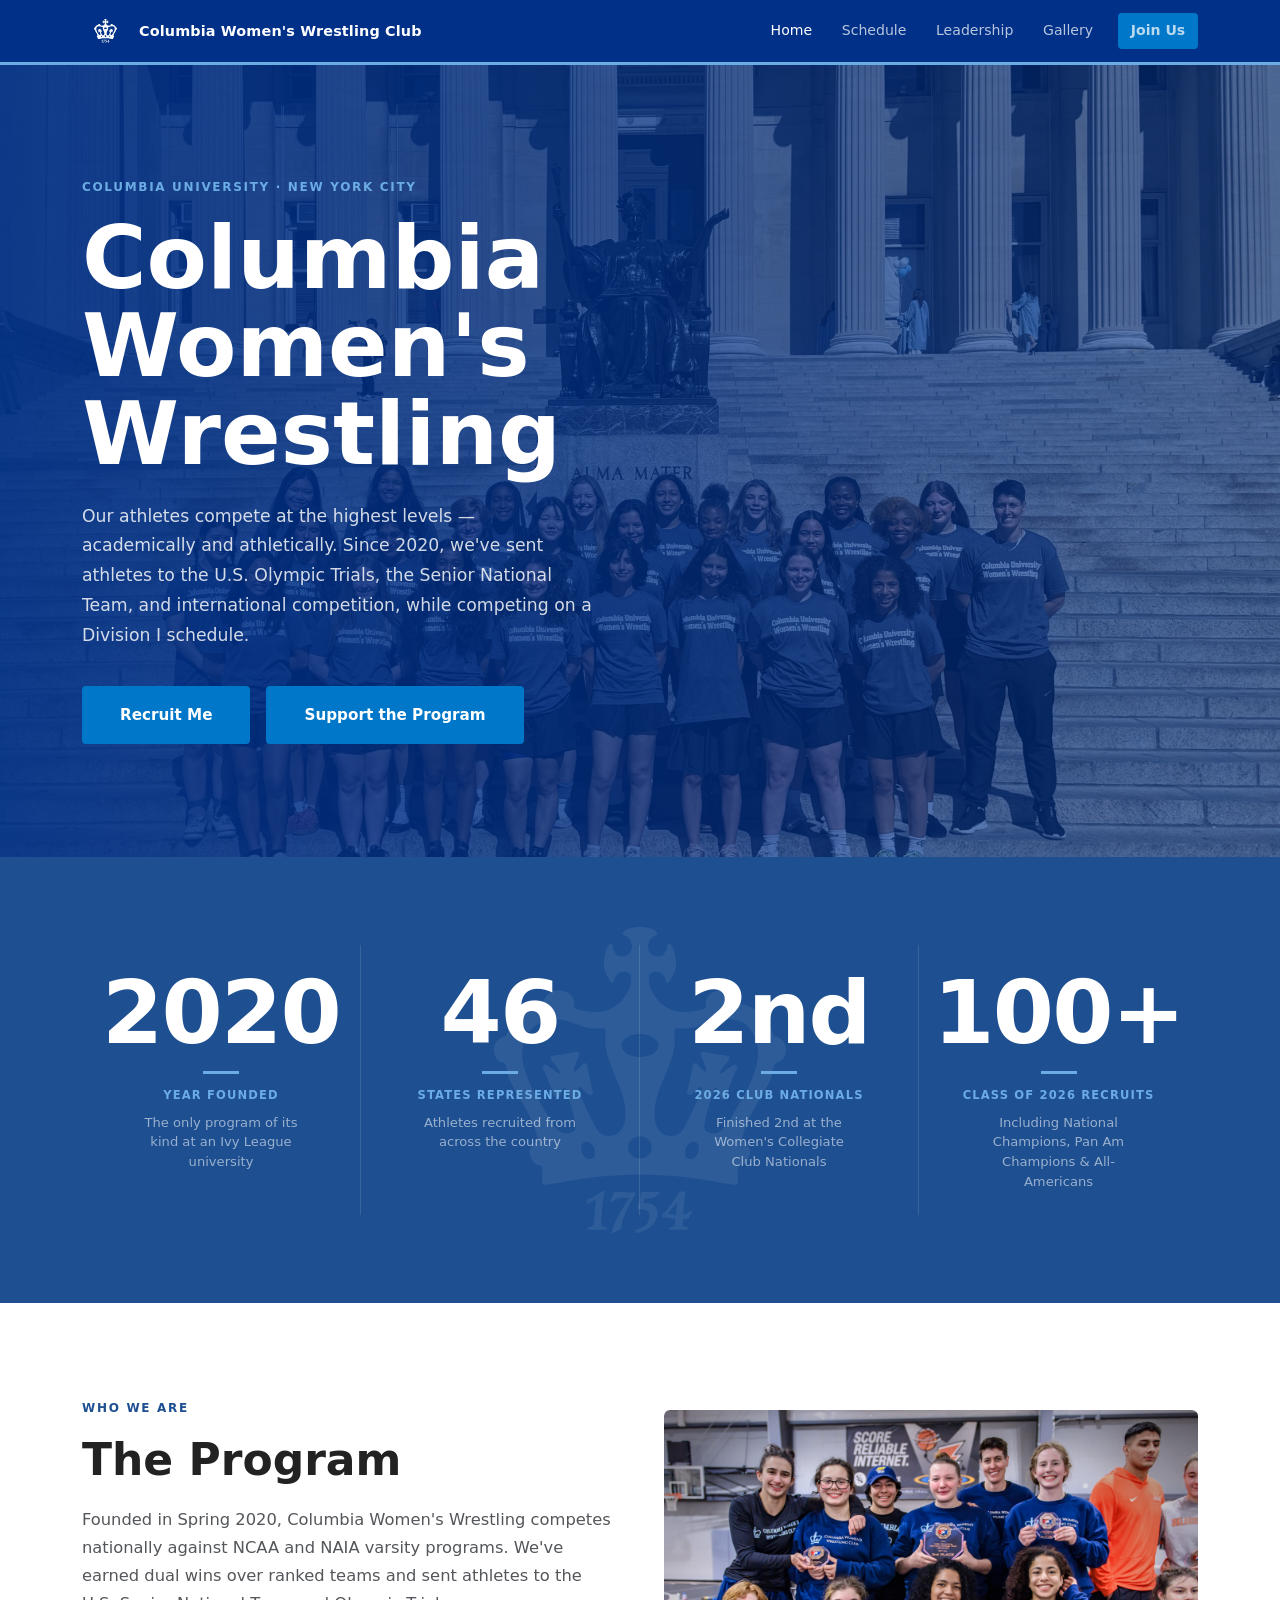
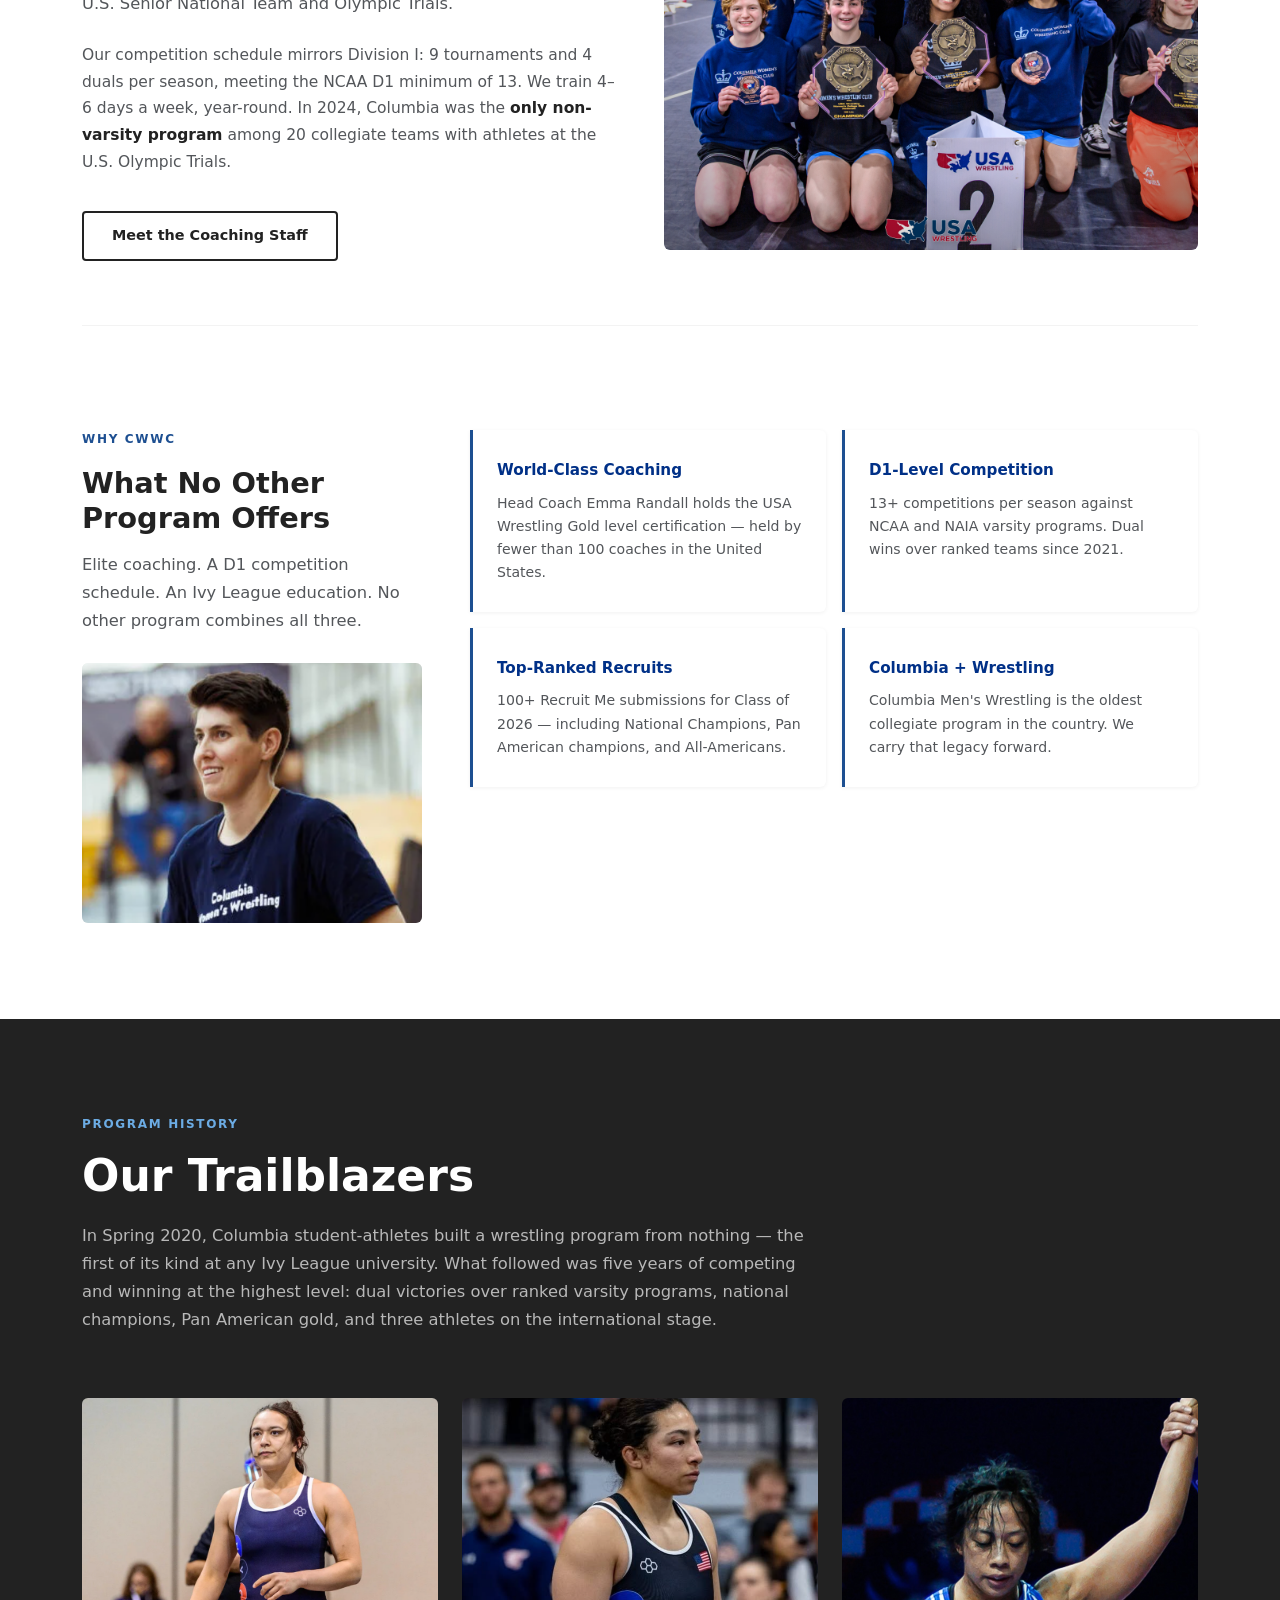
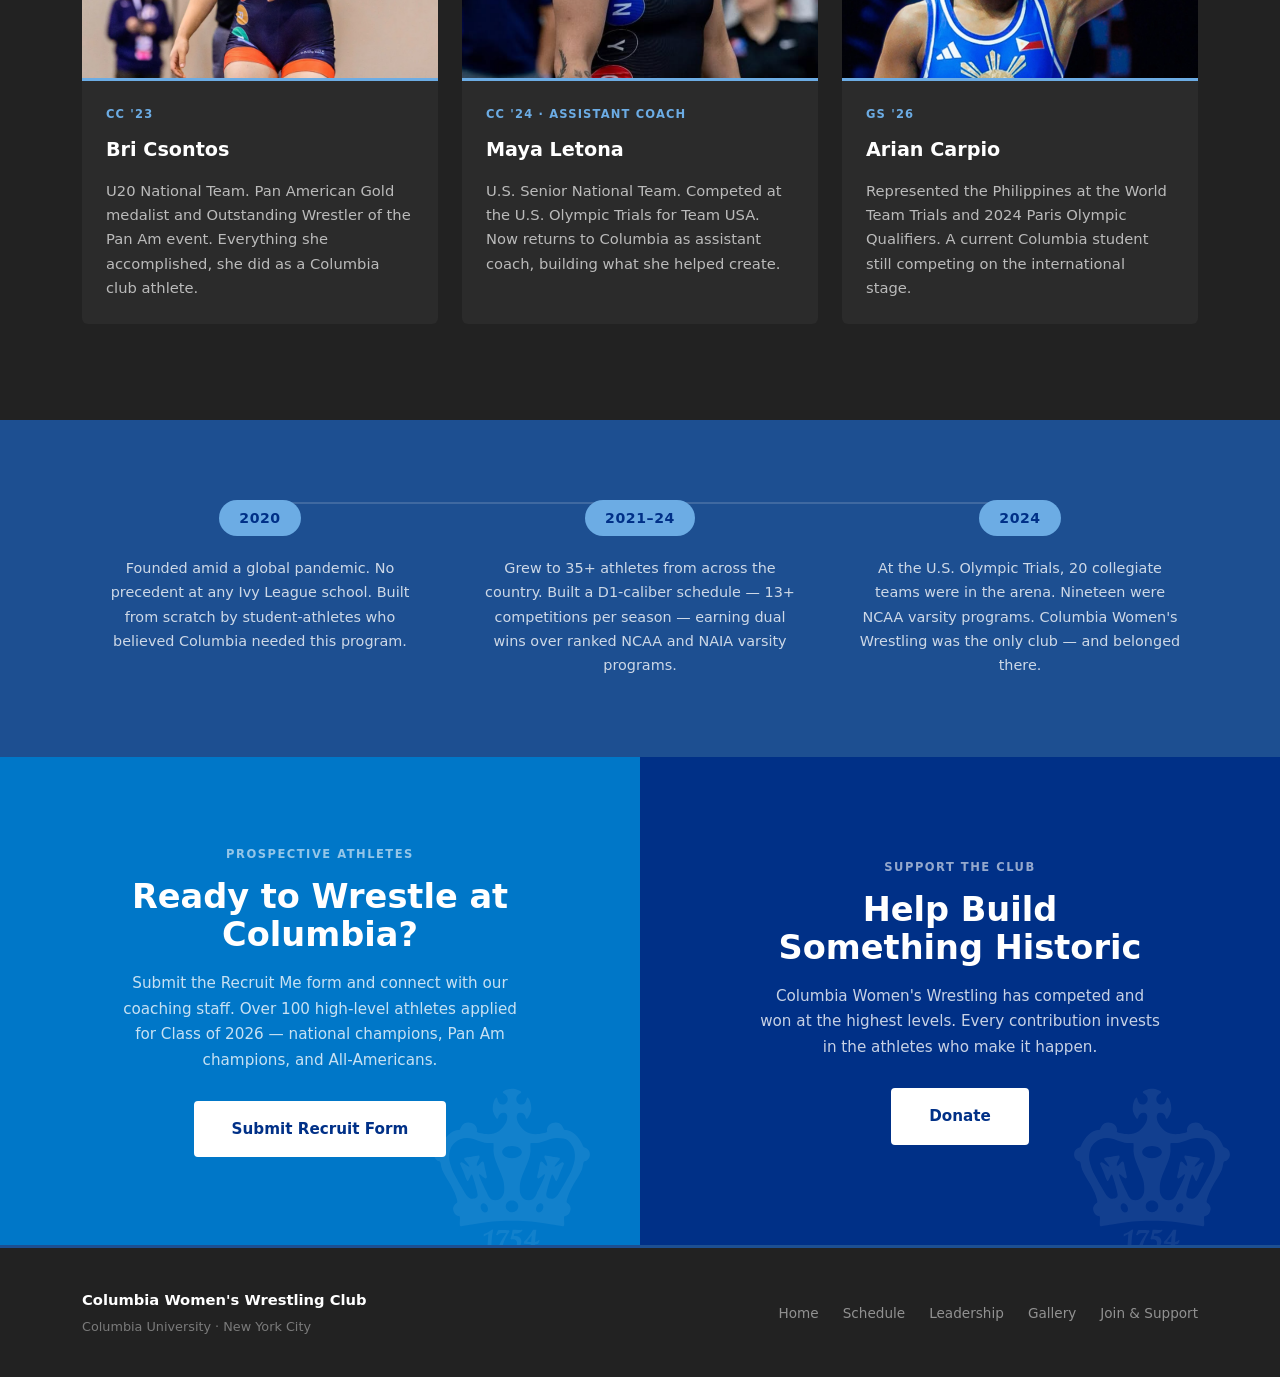
<file: index.html>
<!DOCTYPE html>
<html lang="en">
<head>
  <meta charset="UTF-8">
  <meta name="viewport" content="width=device-width, initial-scale=1.0">
  <title>Columbia Women's Wrestling Club</title>
  <meta name="description" content="Columbia Women's Wrestling Club competes nationally with a D1 schedule — producing All-Americans, National Team members, and Olympic Trials athletes since 2020.">
  <link href="https://cdn.jsdelivr.net/npm/bootstrap@5.3.3/dist/css/bootstrap.min.css" rel="stylesheet">
  <link rel="stylesheet" href="css/style.css">
</head>
<body>

  <!-- ─── NAV ─────────────────────────────────────────── -->
  <nav class="navbar navbar-expand-lg site-nav">
    <div class="container">
      <a class="navbar-brand" href="index.html">
        <img src="img/crown.svg" class="nav-crown" alt="Columbia crown">
        Columbia Women's Wrestling Club
      </a>
      <button class="navbar-toggler border-0" type="button"
              data-bs-toggle="collapse" data-bs-target="#siteNav"
              aria-controls="siteNav" aria-expanded="false" aria-label="Toggle navigation">
        <span class="navbar-toggler-icon"></span>
      </button>
      <div class="collapse navbar-collapse" id="siteNav">
        <ul class="navbar-nav ms-auto align-items-lg-center gap-lg-1">
          <li class="nav-item"><a class="nav-link active" href="index.html">Home</a></li>
          <li class="nav-item"><a class="nav-link" href="schedule.html">Schedule</a></li>
          <li class="nav-item"><a class="nav-link" href="leadership.html">Leadership</a></li>
          <li class="nav-item"><a class="nav-link" href="gallery.html">Gallery</a></li>
          <li class="nav-item ms-lg-2">
            <a class="nav-link nav-cta" href="join.html">Join Us</a>
          </li>
        </ul>
      </div>
    </div>
  </nav>

  <!-- ─── HERO ─────────────────────────────────────────── -->
  <section class="hero">
    <div class="container">
      <div class="row">
        <div class="col-lg-7 col-xl-6">
          <span class="eyebrow">Columbia University · New York City</span>
          <h1 class="hero-title">Columbia<br>Women's Wrestling</h1>
          <p class="hero-sub">
            Our athletes compete at the highest levels — academically and athletically.
            Since 2020, we've sent athletes to the U.S. Olympic Trials, the Senior National Team,
            and international competition, while competing on a Division I schedule.
          </p>
          <div class="d-flex flex-wrap gap-3">
            <a href="join.html" class="btn-hero-primary">Recruit Me</a>
            <a href="join.html#donate" class="btn-hero-ghost">Support the Program</a>
          </div>
        </div>
      </div>
    </div>
  </section>

  <!-- ─── STATS ─────────────────────────────────────────── -->
  <section class="stats-section">
    <img src="img/crown.svg" class="stats-crown" alt="">
    <div class="container">
      <div class="row g-0 text-center stats-row">

        <div class="col-6 col-lg-3 stat-block">
          <span class="stat-number">2020</span>
          <span class="stat-rule"></span>
          <span class="stat-label">Year Founded</span>
          <span class="stat-detail">The only program of its kind at an Ivy League university</span>
        </div>

        <div class="col-6 col-lg-3 stat-block">
          <span class="stat-number">46</span>
          <span class="stat-rule"></span>
          <span class="stat-label">States Represented</span>
          <span class="stat-detail">Athletes recruited from across the country</span>
        </div>

        <div class="col-6 col-lg-3 stat-block">
          <span class="stat-number">2nd</span>
          <span class="stat-rule"></span>
          <span class="stat-label">2026 Club Nationals</span>
          <span class="stat-detail">Finished 2nd at the Women's Collegiate Club Nationals</span>
        </div>

        <div class="col-6 col-lg-3 stat-block">
          <span class="stat-number">100+</span>
          <span class="stat-rule"></span>
          <span class="stat-label">Class of 2026 Recruits</span>
          <span class="stat-detail">Including National Champions, Pan Am Champions &amp; All-Americans</span>
        </div>

      </div>
    </div>
  </section>

  <!-- ─── WHO WE ARE + WHY CWWC (COMBINED) ────────────── -->
  <section class="section section-light">
    <div class="container">

      <!-- Row 1: Mission text + team photo -->
      <div class="row align-items-center g-5" style="margin-bottom:4rem;">
        <div class="col-lg-6 order-lg-1">
          <span class="eyebrow" style="color:var(--blue-primary);">Who We Are</span>
          <h2 class="section-heading">The Program</h2>
          <p class="section-lead mb-4">
            Founded in Spring 2020, Columbia Women's Wrestling competes nationally against NCAA
            and NAIA varsity programs. We've earned dual wins over ranked teams and sent athletes
            to the U.S. Senior National Team and Olympic Trials.
          </p>
          <p style="font-size:0.97rem; color:var(--neutral-mid); line-height:1.72;">
            Our competition schedule mirrors Division I: 9 tournaments and 4 duals per season,
            meeting the NCAA D1 minimum of 13. We train 4–6 days a week, year-round.
            In 2024, Columbia was the <strong style="color:var(--neutral-dark);">only non-varsity
            program</strong> among 20 collegiate teams with athletes at the U.S. Olympic Trials.
          </p>
          <a href="leadership.html" class="btn-outline-dark">Meet the Coaching Staff</a>
        </div>
        <div class="col-lg-6 order-lg-2">
          <div class="photo-block photo-block--vignette" style="min-height:440px;">
            <img src="img/team.jpg" alt="Columbia Women's Wrestling — 2nd Place, 2026 Women's Collegiate Club Nationals"
                 onerror="this.style.display='none';">
            <div class="photo-placeholder-text">Team photo</div>
          </div>
        </div>
      </div>

      <hr class="section-divider">

      <!-- Row 2: Why CWWC — coach photo left, pillars right -->
      <div class="row align-items-start g-5" style="margin-top:3.5rem;">
        <div class="col-lg-4">
          <span class="eyebrow" style="color:var(--blue-primary);">Why CWWC</span>
          <h2 class="section-subheading">What No Other Program Offers</h2>
          <p class="section-lead">
            Elite coaching. A D1 competition schedule.
            An Ivy League education. No other program combines all three.
          </p>
          <div class="coach-photo-block">
            <img src="img/emma-randall.png" alt="Head Coach Emma Randall"
                 onerror="this.style.display='none';">
            <div class="photo-placeholder-text">Coach Emma Randall</div>
          </div>
        </div>
        <div class="col-lg-8">
          <div class="row g-3">
            <div class="col-sm-6">
              <div class="pillar">
                <div class="pillar-title">World-Class Coaching</div>
                <p class="pillar-text">
                  Head Coach Emma Randall holds the USA Wrestling Gold level certification —
                  held by fewer than 100 coaches in the United States.
                </p>
              </div>
            </div>
            <div class="col-sm-6">
              <div class="pillar">
                <div class="pillar-title">D1-Level Competition</div>
                <p class="pillar-text">
                  13+ competitions per season against NCAA and NAIA varsity programs.
                  Dual wins over ranked teams since 2021.
                </p>
              </div>
            </div>
            <div class="col-sm-6">
              <div class="pillar">
                <div class="pillar-title">Top-Ranked Recruits</div>
                <p class="pillar-text">
                  100+ Recruit Me submissions for Class of 2026 — including National Champions,
                  Pan American champions, and All-Americans.
                </p>
              </div>
            </div>
            <div class="col-sm-6">
              <div class="pillar">
                <div class="pillar-title">Columbia + Wrestling</div>
                <p class="pillar-text">
                  Columbia Men's Wrestling is the oldest collegiate program in the country.
                  We carry that legacy forward.
                </p>
              </div>
            </div>
          </div>
        </div>
      </div>

    </div>
  </section>

  <!-- ─── OUR TRAILBLAZERS ────────────────────────────── -->
  <section class="section section-dark">
    <div class="container">

      <div class="row align-items-end mb-5">
        <div class="col-lg-8">
          <span class="eyebrow">Program History</span>
          <h2 class="section-heading on-dark">Our Trailblazers</h2>
          <p class="section-lead on-dark">
            In Spring 2020, Columbia student-athletes built a wrestling program from nothing —
            the first of its kind at any Ivy League university. What followed was five years of
            competing and winning at the highest level: dual victories over ranked varsity programs,
            national champions, Pan American gold, and three athletes on the international stage.
          </p>
        </div>
      </div>

      <div class="row g-4">
        <div class="col-md-4 col-sm-6">
          <div class="athlete-card-with-photo">
            <img src="img/bri-csontos.png" class="athlete-photo" alt="Bri Csontos">
            <div class="athlete-card-body">
              <span class="athlete-class">CC '23</span>
              <div class="athlete-name">Bri Csontos</div>
              <p class="athlete-desc">
                U20 National Team. Pan American Gold medalist and Outstanding Wrestler
                of the Pan Am event. Everything she accomplished, she did as a Columbia club athlete.
              </p>
            </div>
          </div>
        </div>
        <div class="col-md-4 col-sm-6">
          <div class="athlete-card-with-photo">
            <img src="img/maya-letona.png" class="athlete-photo" alt="Maya Letona">
            <div class="athlete-card-body">
              <span class="athlete-class">CC '24 · Assistant Coach</span>
              <div class="athlete-name">Maya Letona</div>
              <p class="athlete-desc">
                U.S. Senior National Team. Competed at the U.S. Olympic Trials for Team USA.
                Now returns to Columbia as assistant coach, building what she helped create.
              </p>
            </div>
          </div>
        </div>
        <div class="col-md-4 col-sm-6">
          <div class="athlete-card-with-photo">
            <img src="img/arian-carpio.png" class="athlete-photo" alt="Arian Carpio">
            <div class="athlete-card-body">
              <span class="athlete-class">GS '26</span>
              <div class="athlete-name">Arian Carpio</div>
              <p class="athlete-desc">
                Represented the Philippines at the World Team Trials and 2024 Paris Olympic
                Qualifiers. A current Columbia student still competing on the international stage.
              </p>
            </div>
          </div>
        </div>
      </div>

    </div>
  </section>

  <!-- ─── HISTORY TIMELINE ─────────────────────────────── -->
  <section class="history-timeline-section">
    <div class="container">
      <div class="row g-4 timeline-row">
        <div class="col-md-4">
          <div class="timeline-milestone">
            <span class="timeline-year">2020</span>
            <p>Founded amid a global pandemic. No precedent at any Ivy League school. Built from scratch by student-athletes who believed Columbia needed this program.</p>
          </div>
        </div>
        <div class="col-md-4">
          <div class="timeline-milestone">
            <span class="timeline-year">2021–24</span>
            <p>Grew to 35+ athletes from across the country. Built a D1-caliber schedule — 13+ competitions per season — earning dual wins over ranked NCAA and NAIA varsity programs.</p>
          </div>
        </div>
        <div class="col-md-4">
          <div class="timeline-milestone">
            <span class="timeline-year">2024</span>
            <p>At the U.S. Olympic Trials, 20 collegiate teams were in the arena. Nineteen were NCAA varsity programs. Columbia Women's Wrestling was the only club — and belonged there.</p>
          </div>
        </div>
      </div>
    </div>
  </section>

  <!-- ─── SPLIT CTA ─────────────────────────────────────── -->
  <div class="row g-0">
    <div class="col-md-6 cta-recruit">
      <img src="img/crown.svg" class="cta-crown" alt="">
      <div class="cta-inner">
        <span class="cta-tag">Prospective Athletes</span>
        <h2 class="cta-title">Ready to Wrestle at Columbia?</h2>
        <p>
          Submit the Recruit Me form and connect with our coaching staff.
          Over 100 high-level athletes applied for Class of 2026 —
          national champions, Pan Am champions, and All-Americans.
        </p>
        <a href="join.html" class="btn-white">Submit Recruit Form</a>
      </div>
    </div>
    <div class="col-md-6 cta-donate">
      <img src="img/crown.svg" class="cta-crown" alt="">
      <div class="cta-inner">
        <span class="cta-tag">Support the Club</span>
        <h2 class="cta-title">Help Build Something Historic</h2>
        <p>
          Columbia Women's Wrestling has competed and won at the highest levels.
          Every contribution invests in the athletes who make it happen.
        </p>
        <a href="join.html#donate" class="btn-white">Donate</a>
      </div>
    </div>
  </div>

  <!-- ─── FOOTER ────────────────────────────────────────── -->
  <footer class="site-footer">
    <div class="container">
      <div class="row align-items-center">
        <div class="col-md-5">
          <span class="footer-brand">Columbia Women's Wrestling Club</span>
          <span class="footer-sub">Columbia University · New York City</span>
        </div>
        <div class="col-md-7">
          <ul class="footer-links">
            <li><a href="index.html">Home</a></li>
            <li><a href="schedule.html">Schedule</a></li>
            <li><a href="leadership.html">Leadership</a></li>
            <li><a href="gallery.html">Gallery</a></li>
            <li><a href="join.html">Join &amp; Support</a></li>
          </ul>
        </div>
      </div>
    </div>
  </footer>

  <script src="https://cdn.jsdelivr.net/npm/bootstrap@5.3.3/dist/js/bootstrap.bundle.min.js"></script>
</body>
</html>
</file>
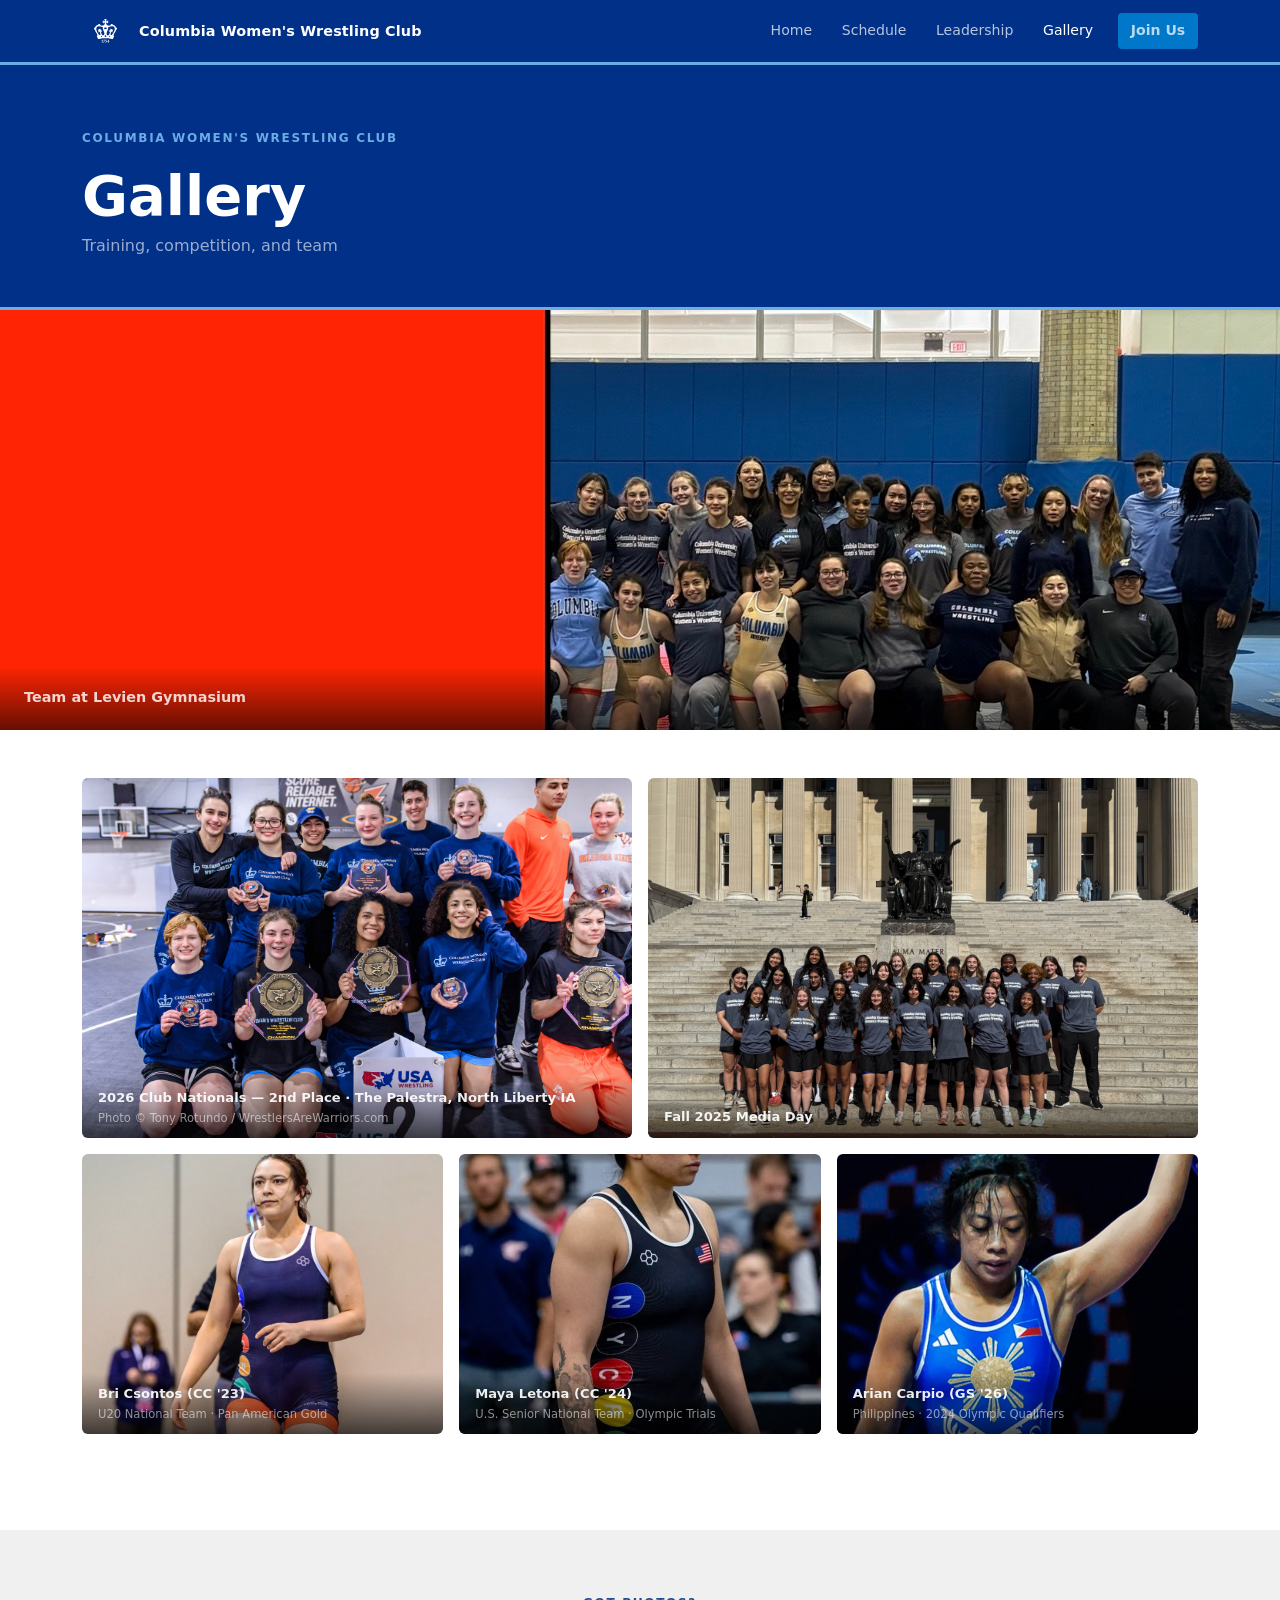
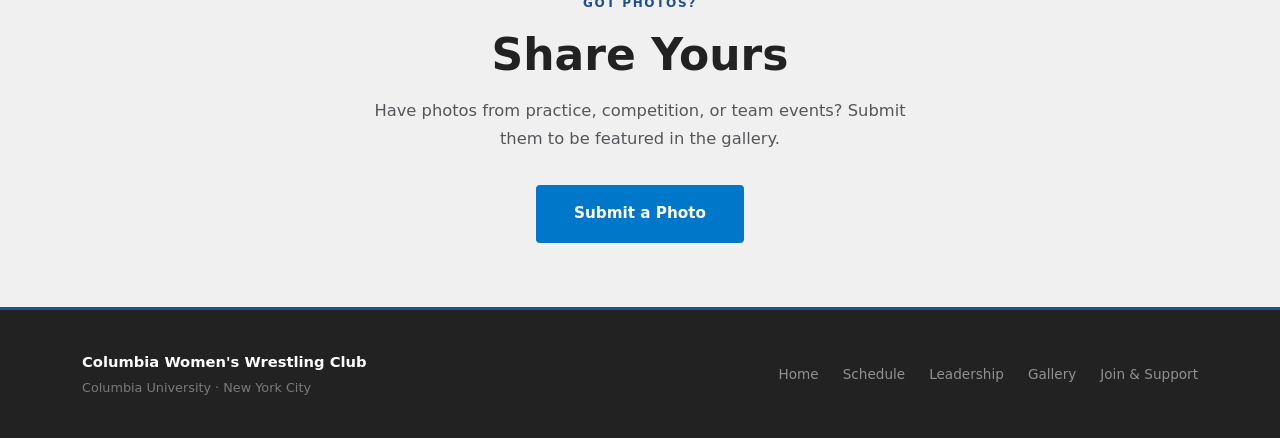
<file: gallery.html>
<!DOCTYPE html>
<html lang="en">
<head>
  <meta charset="UTF-8">
  <meta name="viewport" content="width=device-width, initial-scale=1.0">
  <title>Gallery — Columbia Women's Wrestling Club</title>
  <meta name="description" content="Photos from Columbia Women's Wrestling Club — training, competition, and team.">
  <link href="https://cdn.jsdelivr.net/npm/bootstrap@5.3.3/dist/css/bootstrap.min.css" rel="stylesheet">
  <link rel="stylesheet" href="css/style.css">
</head>
<body>

  <!-- ─── NAV ─────────────────────────────────────────── -->
  <nav class="navbar navbar-expand-lg site-nav">
    <div class="container">
      <a class="navbar-brand" href="index.html">
        <img src="img/crown.svg" class="nav-crown" alt="Columbia crown">
        Columbia Women's Wrestling Club
      </a>
      <button class="navbar-toggler border-0" type="button"
              data-bs-toggle="collapse" data-bs-target="#siteNav"
              aria-controls="siteNav" aria-expanded="false" aria-label="Toggle navigation">
        <span class="navbar-toggler-icon"></span>
      </button>
      <div class="collapse navbar-collapse" id="siteNav">
        <ul class="navbar-nav ms-auto align-items-lg-center gap-lg-1">
          <li class="nav-item"><a class="nav-link" href="index.html">Home</a></li>
          <li class="nav-item"><a class="nav-link" href="schedule.html">Schedule</a></li>
          <li class="nav-item"><a class="nav-link" href="leadership.html">Leadership</a></li>
          <li class="nav-item"><a class="nav-link active" href="gallery.html">Gallery</a></li>
          <li class="nav-item ms-lg-2">
            <a class="nav-link nav-cta" href="join.html">Join Us</a>
          </li>
        </ul>
      </div>
    </div>
  </nav>

  <!-- ─── PAGE HEADER ──────────────────────────────────── -->
  <section class="page-header">
    <div class="container">
      <span class="eyebrow" style="color:var(--blue-light);">Columbia Women's Wrestling Club</span>
      <h1 class="page-header-title">Gallery</h1>
      <p class="page-header-sub">Training, competition, and team</p>
    </div>
  </section>

  <!-- ─── FEATURED PHOTO ───────────────────────────────── -->
  <div class="gallery-featured-wrap">
    <img src="img/alt-hero-1.JPG" class="gallery-featured-img"
         alt="Columbia Women's Wrestling team at Levien Gymnasium">
    <div class="gallery-featured-caption">Team at Levien Gymnasium</div>
  </div>

  <!-- ─── PHOTO GRID ───────────────────────────────────── -->
  <section class="section section-light" style="padding-top:3rem;">
    <div class="container">

      <div class="row g-3">

        <!-- Nationals awards -->
        <div class="col-md-6">
          <div class="gallery-item gallery-item--tall">
            <img src="img/team.jpg"
                 alt="Columbia Women's Wrestling — 2nd Place, 2026 Women's Collegiate Club Nationals">
            <div class="gallery-caption">
              2026 Club Nationals — 2nd Place · The Palestra, North Liberty IA
              <span class="gallery-credit">Photo © Tony Rotundo / WrestlersAreWarriors.com</span>
            </div>
          </div>
        </div>

        <!-- Media Day -->
        <div class="col-md-6">
          <div class="gallery-item gallery-item--tall">
            <img src="img/hero-media-day.jpg"
                 alt="Columbia Women's Wrestling — Fall 2025 Media Day">
            <div class="gallery-caption">Fall 2025 Media Day</div>
          </div>
        </div>

        <!-- Athlete photos -->
        <div class="col-md-4 col-sm-6">
          <div class="gallery-item">
            <img src="img/bri-csontos.png"
                 alt="Bri Csontos — CC '23, U20 National Team, Pan American Gold">
            <div class="gallery-caption">
              Bri Csontos (CC '23)
              <span class="gallery-credit">U20 National Team · Pan American Gold</span>
            </div>
          </div>
        </div>

        <div class="col-md-4 col-sm-6">
          <div class="gallery-item">
            <img src="img/maya-letona.png"
                 alt="Maya Letona — CC '24, U.S. Senior National Team, U.S. Olympic Trials">
            <div class="gallery-caption">
              Maya Letona (CC '24)
              <span class="gallery-credit">U.S. Senior National Team · Olympic Trials</span>
            </div>
          </div>
        </div>

        <div class="col-md-4 col-sm-6">
          <div class="gallery-item">
            <img src="img/arian-carpio.png"
                 alt="Arian Carpio — GS '26, Philippines, 2024 Olympic Qualifiers">
            <div class="gallery-caption">
              Arian Carpio (GS '26)
              <span class="gallery-credit">Philippines · 2024 Olympic Qualifiers</span>
            </div>
          </div>
        </div>

      </div>

    </div>
  </section>

  <!-- ─── SUBMIT PHOTOS CTA ────────────────────────────── -->
  <section class="section section-tint" style="padding:4rem 0;">
    <div class="container">
      <div class="row justify-content-center text-center">
        <div class="col-lg-6">
          <span class="eyebrow" style="color:var(--blue-primary);">Got photos?</span>
          <h2 class="section-heading" style="margin-bottom:1rem;">Share Yours</h2>
          <p class="section-lead" style="margin-bottom:2rem;">
            Have photos from practice, competition, or team events?
            Submit them to be featured in the gallery.
          </p>
          <!-- TODO: Replace href with actual Google Form URL -->
          <a href="#" class="btn-hero-primary">Submit a Photo</a>
        </div>
      </div>
    </div>
  </section>

  <!-- ─── FOOTER ────────────────────────────────────────── -->
  <footer class="site-footer">
    <div class="container">
      <div class="row align-items-center">
        <div class="col-md-5">
          <span class="footer-brand">Columbia Women's Wrestling Club</span>
          <span class="footer-sub">Columbia University · New York City</span>
        </div>
        <div class="col-md-7">
          <ul class="footer-links">
            <li><a href="index.html">Home</a></li>
            <li><a href="schedule.html">Schedule</a></li>
            <li><a href="leadership.html">Leadership</a></li>
            <li><a href="gallery.html">Gallery</a></li>
            <li><a href="join.html">Join &amp; Support</a></li>
          </ul>
        </div>
      </div>
    </div>
  </footer>

  <script src="https://cdn.jsdelivr.net/npm/bootstrap@5.3.3/dist/js/bootstrap.bundle.min.js"></script>
</body>
</html>
</file>
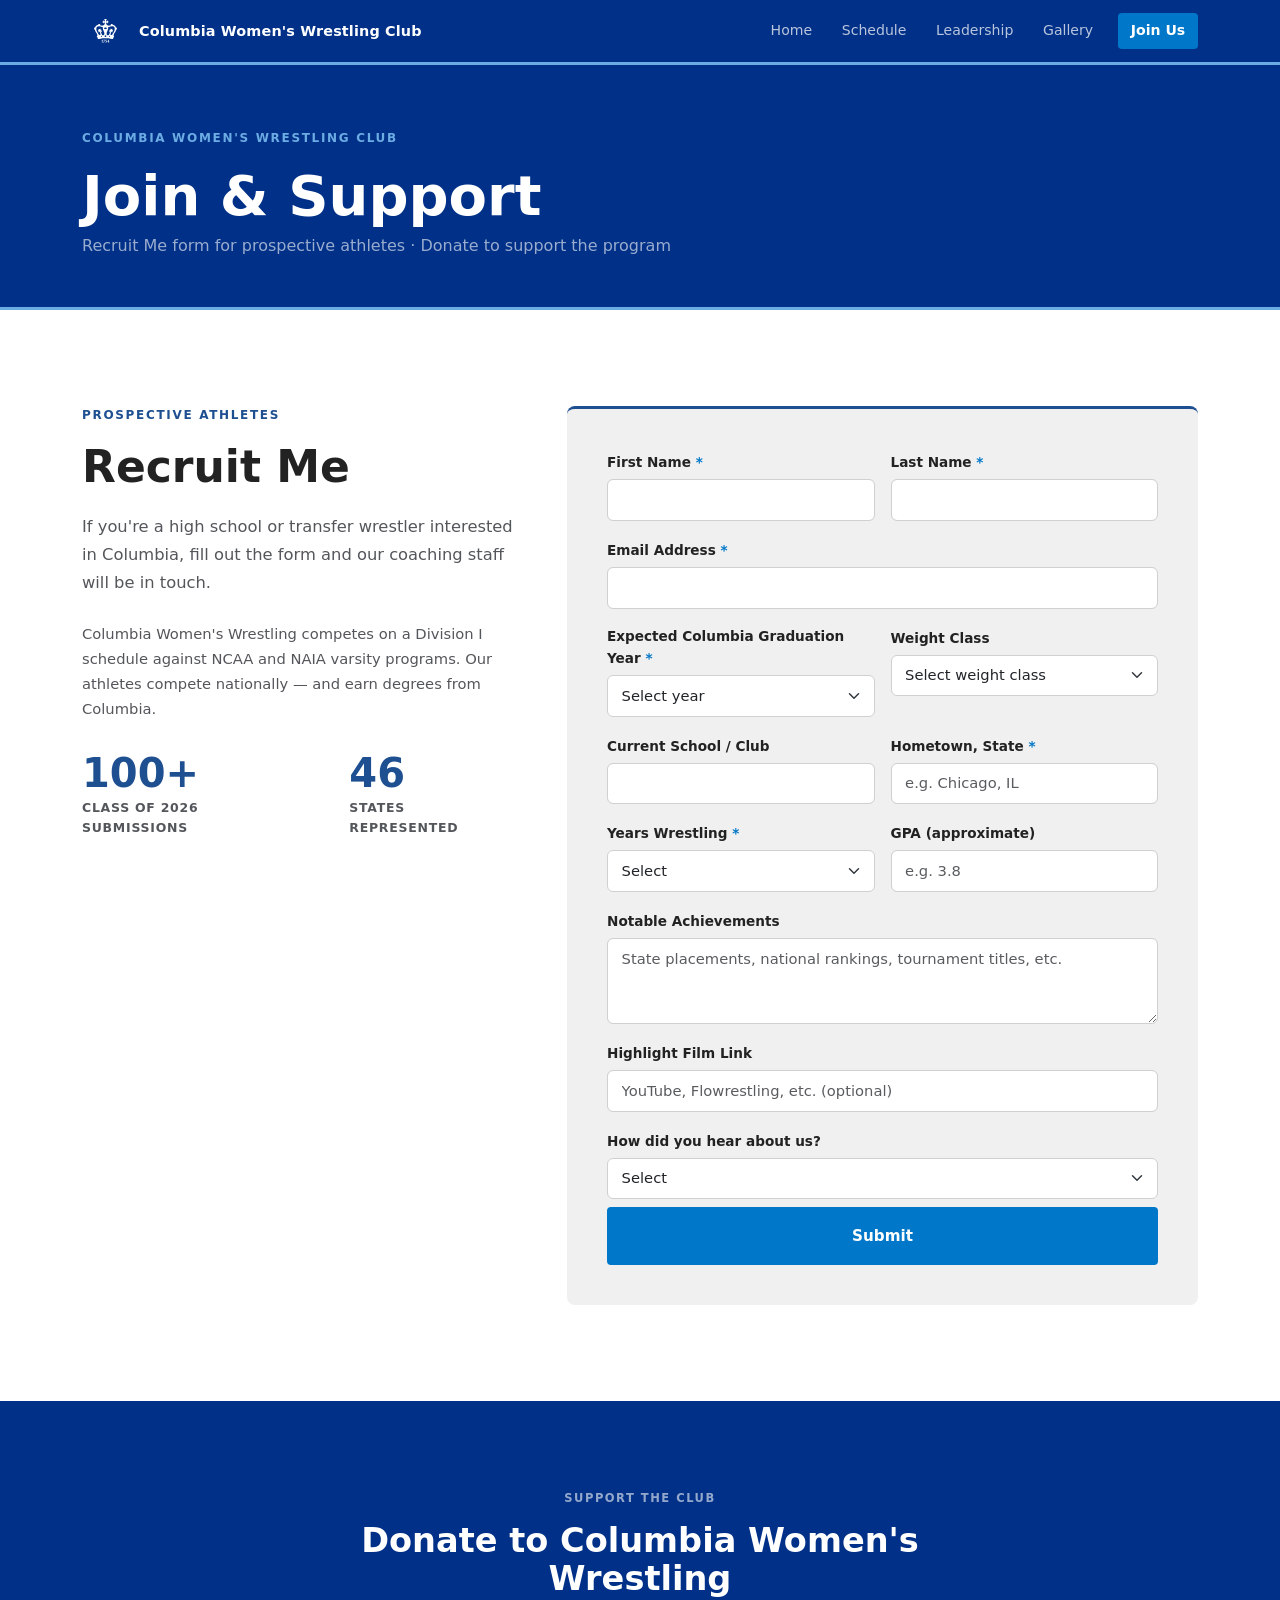
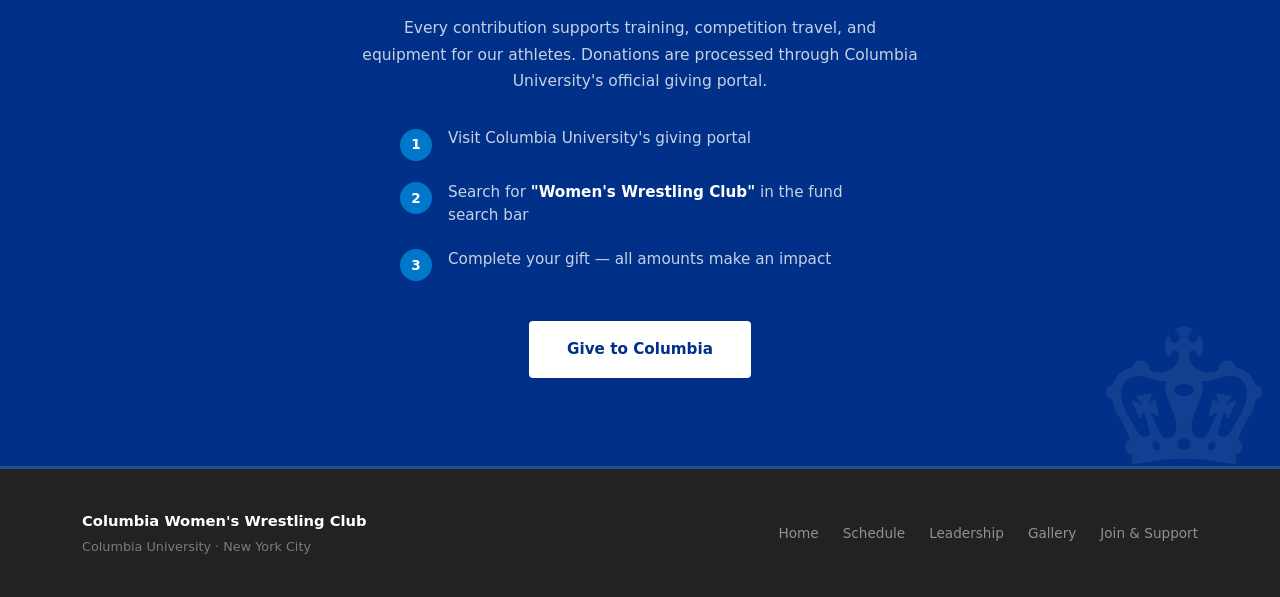
<file: join.html>
<!DOCTYPE html>
<html lang="en">
<head>
  <meta charset="UTF-8">
  <meta name="viewport" content="width=device-width, initial-scale=1.0">
  <title>Join &amp; Support — Columbia Women's Wrestling Club</title>
  <meta name="description" content="Prospective wrestlers: submit the Recruit Me form to connect with Columbia Women's Wrestling coaching staff. Supporters: donate through Columbia University's giving portal.">
  <link href="https://cdn.jsdelivr.net/npm/bootstrap@5.3.3/dist/css/bootstrap.min.css" rel="stylesheet">
  <link rel="stylesheet" href="css/style.css">
</head>
<body>

  <!-- ─── NAV ─────────────────────────────────────────── -->
  <nav class="navbar navbar-expand-lg site-nav">
    <div class="container">
      <a class="navbar-brand" href="index.html">
        <img src="img/crown.svg" class="nav-crown" alt="Columbia crown">
        Columbia Women's Wrestling Club
      </a>
      <button class="navbar-toggler border-0" type="button"
              data-bs-toggle="collapse" data-bs-target="#siteNav"
              aria-controls="siteNav" aria-expanded="false" aria-label="Toggle navigation">
        <span class="navbar-toggler-icon"></span>
      </button>
      <div class="collapse navbar-collapse" id="siteNav">
        <ul class="navbar-nav ms-auto align-items-lg-center gap-lg-1">
          <li class="nav-item"><a class="nav-link" href="index.html">Home</a></li>
          <li class="nav-item"><a class="nav-link" href="schedule.html">Schedule</a></li>
          <li class="nav-item"><a class="nav-link" href="leadership.html">Leadership</a></li>
          <li class="nav-item"><a class="nav-link" href="gallery.html">Gallery</a></li>
          <li class="nav-item ms-lg-2">
            <a class="nav-link nav-cta active" href="join.html">Join Us</a>
          </li>
        </ul>
      </div>
    </div>
  </nav>

  <!-- ─── PAGE HEADER ──────────────────────────────────── -->
  <section class="page-header">
    <div class="container">
      <span class="eyebrow" style="color:var(--blue-light);">Columbia Women's Wrestling Club</span>
      <h1 class="page-header-title">Join &amp; Support</h1>
      <p class="page-header-sub">Recruit Me form for prospective athletes · Donate to support the program</p>
    </div>
  </section>

  <!-- ─── RECRUIT ME ───────────────────────────────────── -->
  <section class="section section-light" id="recruit">
    <div class="container">
      <div class="row g-5">

        <div class="col-lg-5">
          <span class="eyebrow" style="color:var(--blue-primary);">Prospective Athletes</span>
          <h2 class="section-heading">Recruit Me</h2>
          <p class="section-lead mb-4">
            If you're a high school or transfer wrestler interested in Columbia,
            fill out the form and our coaching staff will be in touch.
          </p>
          <p style="font-size:0.92rem; color:var(--neutral-mid); line-height:1.7;">
            Columbia Women's Wrestling competes on a Division I schedule against NCAA
            and NAIA varsity programs. Our athletes compete nationally — and earn
            degrees from Columbia.
          </p>
          <div class="recruit-stat-row">
            <div class="recruit-stat">
              <span class="recruit-stat-number">100+</span>
              <span class="recruit-stat-label">Class of 2026 submissions</span>
            </div>
            <div class="recruit-stat">
              <span class="recruit-stat-number">46</span>
              <span class="recruit-stat-label">States represented</span>
            </div>
          </div>
        </div>

        <div class="col-lg-7">
          <!-- TODO: Replace action URL with Formspree endpoint (formspree.io — free tier forwards to email) -->
          <!-- Example: action="https://formspree.io/f/YOUR_FORM_ID" method="POST" -->
          <form class="recruit-form" action="#" method="POST" novalidate>

            <div class="row g-3">

              <div class="col-sm-6">
                <label for="firstName" class="form-label">First Name <span class="required">*</span></label>
                <input type="text" class="form-control" id="firstName" name="firstName" required autocomplete="given-name">
              </div>

              <div class="col-sm-6">
                <label for="lastName" class="form-label">Last Name <span class="required">*</span></label>
                <input type="text" class="form-control" id="lastName" name="lastName" required autocomplete="family-name">
              </div>

              <div class="col-12">
                <label for="email" class="form-label">Email Address <span class="required">*</span></label>
                <input type="email" class="form-control" id="email" name="email" required autocomplete="email">
              </div>

              <div class="col-sm-6">
                <label for="gradYear" class="form-label">Expected Columbia Graduation Year <span class="required">*</span></label>
                <select class="form-select" id="gradYear" name="gradYear" required>
                  <option value="" disabled selected>Select year</option>
                  <option>2027</option>
                  <option>2028</option>
                  <option>2029</option>
                  <option>2030</option>
                  <option>2031</option>
                </select>
              </div>

              <div class="col-sm-6">
                <label for="weightClass" class="form-label">Weight Class</label>
                <select class="form-select" id="weightClass" name="weightClass">
                  <option value="" disabled selected>Select weight class</option>
                  <option>101 lbs</option>
                  <option>109 lbs</option>
                  <option>116 lbs</option>
                  <option>123 lbs</option>
                  <option>130 lbs</option>
                  <option>136 lbs</option>
                  <option>143 lbs</option>
                  <option>155 lbs</option>
                  <option>170 lbs</option>
                  <option>191 lbs</option>
                  <option>Unsure</option>
                </select>
              </div>

              <div class="col-sm-6">
                <label for="currentSchool" class="form-label">Current School / Club</label>
                <input type="text" class="form-control" id="currentSchool" name="currentSchool">
              </div>

              <div class="col-sm-6">
                <label for="hometown" class="form-label">Hometown, State <span class="required">*</span></label>
                <input type="text" class="form-control" id="hometown" name="hometown" placeholder="e.g. Chicago, IL" required>
              </div>

              <div class="col-sm-6">
                <label for="yearsWrestling" class="form-label">Years Wrestling <span class="required">*</span></label>
                <select class="form-select" id="yearsWrestling" name="yearsWrestling" required>
                  <option value="" disabled selected>Select</option>
                  <option>1–2 years</option>
                  <option>3–4 years</option>
                  <option>5–6 years</option>
                  <option>7+ years</option>
                </select>
              </div>

              <div class="col-sm-6">
                <label for="gpa" class="form-label">GPA (approximate)</label>
                <input type="text" class="form-control" id="gpa" name="gpa" placeholder="e.g. 3.8">
              </div>

              <div class="col-12">
                <label for="achievements" class="form-label">Notable Achievements</label>
                <textarea class="form-control" id="achievements" name="achievements" rows="3"
                          placeholder="State placements, national rankings, tournament titles, etc."></textarea>
              </div>

              <div class="col-12">
                <label for="filmLink" class="form-label">Highlight Film Link</label>
                <input type="url" class="form-control" id="filmLink" name="filmLink"
                       placeholder="YouTube, Flowrestling, etc. (optional)">
              </div>

              <div class="col-12">
                <label for="referral" class="form-label">How did you hear about us?</label>
                <select class="form-select" id="referral" name="referral">
                  <option value="" disabled selected>Select</option>
                  <option>Instagram</option>
                  <option>Coach or club recommendation</option>
                  <option>Current or former athlete</option>
                  <option>Google search</option>
                  <option>Tournament</option>
                  <option>Other</option>
                </select>
              </div>

              <div class="col-12" style="margin-top:0.5rem;">
                <button type="submit" class="btn-hero-primary" style="width:100%;">Submit</button>
              </div>

            </div>

          </form>
        </div>

      </div>
    </div>
  </section>

  <!-- ─── DONATE ───────────────────────────────────────── -->
  <div class="row g-0" id="donate">
    <div class="col-12 cta-donate" style="padding:5.5rem 0; min-height:0;">
      <img src="img/crown.svg" class="cta-crown" alt="">
      <div class="container">
        <div class="row justify-content-center">
          <div class="col-lg-8 text-center" style="position:relative; z-index:1;">
            <span class="cta-tag">Support the Club</span>
            <h2 class="cta-title">Donate to Columbia Women's Wrestling</h2>
            <p style="font-size:0.97rem; color:rgba(255,255,255,0.78); line-height:1.72; max-width:560px; margin:0 auto 2rem;">
              Every contribution supports training, competition travel, and equipment for our athletes.
              Donations are processed through Columbia University's official giving portal.
            </p>
            <div class="donate-steps">
              <div class="donate-step">
                <span class="donate-step-num">1</span>
                <p>Visit Columbia University's giving portal</p>
              </div>
              <div class="donate-step">
                <span class="donate-step-num">2</span>
                <p>Search for <strong style="color:var(--white);">"Women's Wrestling Club"</strong> in the fund search bar</p>
              </div>
              <div class="donate-step">
                <span class="donate-step-num">3</span>
                <p>Complete your gift — all amounts make an impact</p>
              </div>
            </div>
            <!-- TODO: Replace href with the actual Columbia giving portal URL -->
            <a href="https://giving.columbia.edu" class="btn-white" target="_blank" rel="noopener">
              Give to Columbia
            </a>
          </div>
        </div>
      </div>
    </div>
  </div>

  <!-- ─── FOOTER ────────────────────────────────────────── -->
  <footer class="site-footer">
    <div class="container">
      <div class="row align-items-center">
        <div class="col-md-5">
          <span class="footer-brand">Columbia Women's Wrestling Club</span>
          <span class="footer-sub">Columbia University · New York City</span>
        </div>
        <div class="col-md-7">
          <ul class="footer-links">
            <li><a href="index.html">Home</a></li>
            <li><a href="schedule.html">Schedule</a></li>
            <li><a href="leadership.html">Leadership</a></li>
            <li><a href="gallery.html">Gallery</a></li>
            <li><a href="join.html">Join &amp; Support</a></li>
          </ul>
        </div>
      </div>
    </div>
  </footer>

  <script src="https://cdn.jsdelivr.net/npm/bootstrap@5.3.3/dist/js/bootstrap.bundle.min.js"></script>
</body>
</html>
</file>
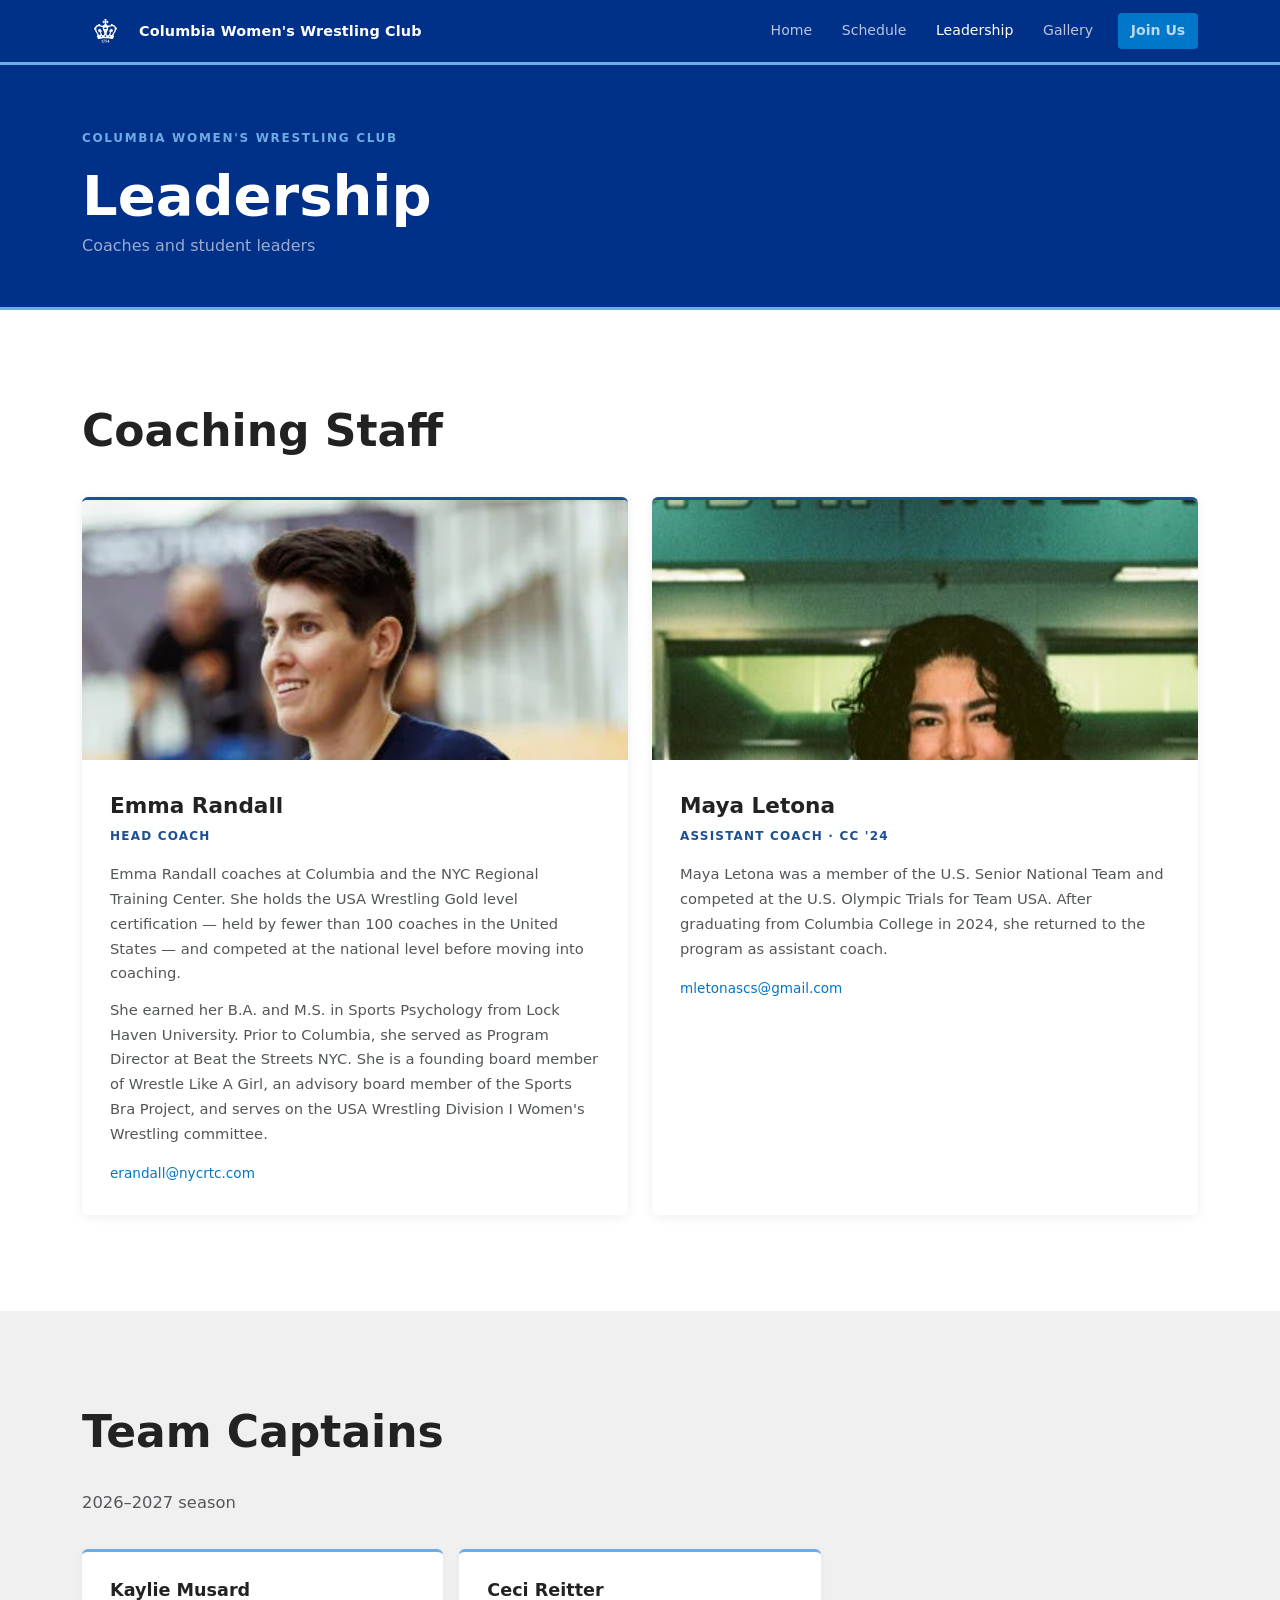
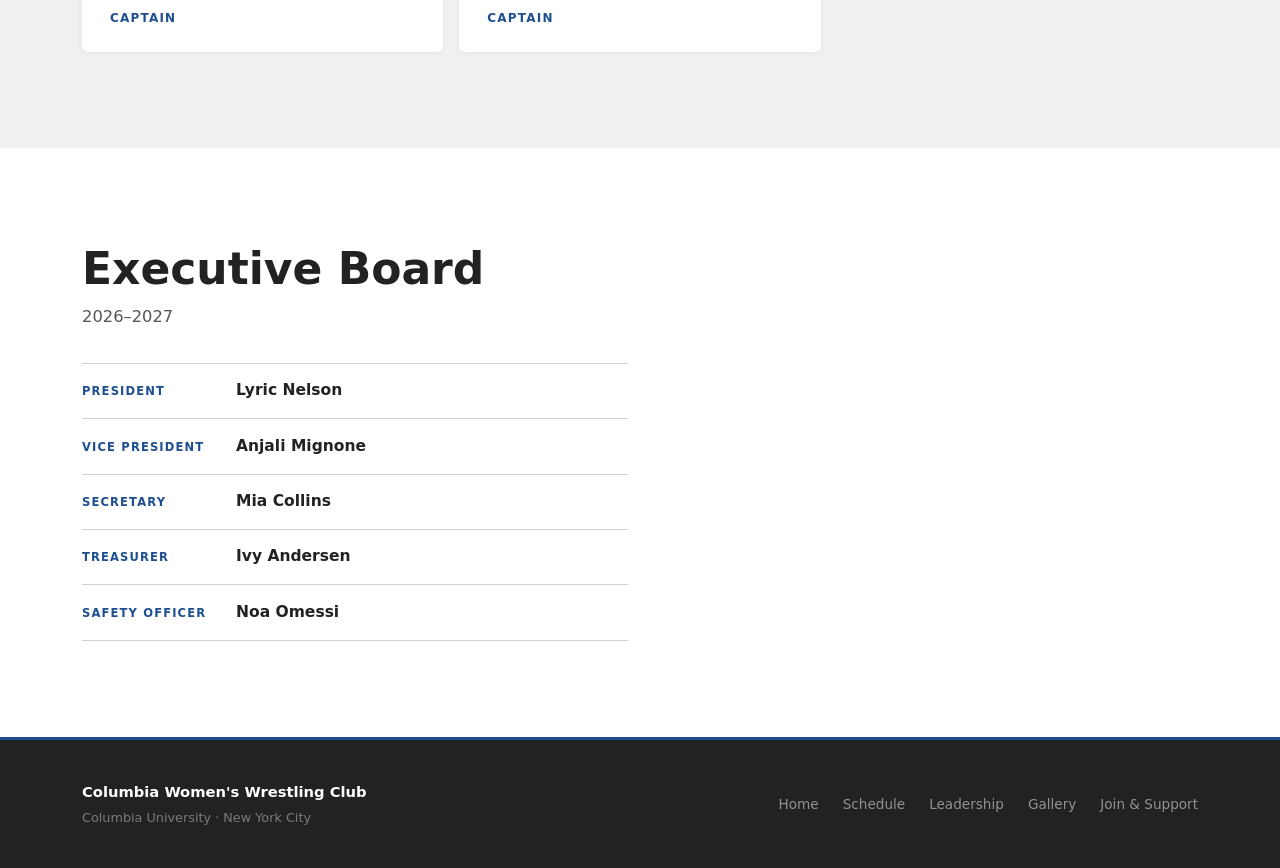
<file: leadership.html>
<!DOCTYPE html>
<html lang="en">
<head>
  <meta charset="UTF-8">
  <meta name="viewport" content="width=device-width, initial-scale=1.0">
  <title>Leadership — Columbia Women's Wrestling Club</title>
  <meta name="description" content="Meet the coaches and student leaders of Columbia Women's Wrestling Club.">
  <link href="https://cdn.jsdelivr.net/npm/bootstrap@5.3.3/dist/css/bootstrap.min.css" rel="stylesheet">
  <link rel="stylesheet" href="css/style.css">
</head>
<body>

  <!-- ─── NAV ─────────────────────────────────────────── -->
  <nav class="navbar navbar-expand-lg site-nav">
    <div class="container">
      <a class="navbar-brand" href="index.html">
        <img src="img/crown.svg" class="nav-crown" alt="Columbia crown">
        Columbia Women's Wrestling Club
      </a>
      <button class="navbar-toggler border-0" type="button"
              data-bs-toggle="collapse" data-bs-target="#siteNav"
              aria-controls="siteNav" aria-expanded="false" aria-label="Toggle navigation">
        <span class="navbar-toggler-icon"></span>
      </button>
      <div class="collapse navbar-collapse" id="siteNav">
        <ul class="navbar-nav ms-auto align-items-lg-center gap-lg-1">
          <li class="nav-item"><a class="nav-link" href="index.html">Home</a></li>
          <li class="nav-item"><a class="nav-link" href="schedule.html">Schedule</a></li>
          <li class="nav-item"><a class="nav-link active" href="leadership.html">Leadership</a></li>
          <li class="nav-item"><a class="nav-link" href="gallery.html">Gallery</a></li>
          <li class="nav-item ms-lg-2">
            <a class="nav-link nav-cta" href="join.html">Join Us</a>
          </li>
        </ul>
      </div>
    </div>
  </nav>

  <!-- ─── PAGE HEADER ──────────────────────────────────── -->
  <section class="page-header">
    <div class="container">
      <span class="eyebrow" style="color:var(--blue-light);">Columbia Women's Wrestling Club</span>
      <h1 class="page-header-title">Leadership</h1>
      <p class="page-header-sub">Coaches and student leaders</p>
    </div>
  </section>

  <!-- ─── COACHING STAFF ───────────────────────────────── -->
  <section class="section section-light">
    <div class="container">
      <h2 class="section-heading" style="margin-bottom:2.5rem;">Coaching Staff</h2>
      <div class="row g-4">

        <!-- Emma Randall -->
        <div class="col-lg-6">
          <div class="staff-card">
            <div class="staff-photo-wrap">
              <img src="img/emma-randall.png" alt="Emma Randall">
            </div>
            <div class="staff-info">
              <div class="staff-name">Emma Randall</div>
              <span class="staff-title">Head Coach</span>
              <p class="staff-bio">
                Emma Randall coaches at Columbia and the NYC Regional Training Center. She holds the
                USA Wrestling Gold level certification — held by fewer than 100 coaches in the United
                States — and competed at the national level before moving into coaching.
              </p>
              <p class="staff-bio">
                She earned her B.A. and M.S. in Sports Psychology from Lock Haven University.
                Prior to Columbia, she served as Program Director at Beat the Streets NYC.
                She is a founding board member of Wrestle Like A Girl, an advisory board member
                of the Sports Bra Project, and serves on the USA Wrestling Division I Women's
                Wrestling committee.
              </p>
              <a href="mailto:erandall@nycrtc.com" class="staff-email">erandall@nycrtc.com</a>
            </div>
          </div>
        </div>

        <!-- Maya Letona -->
        <div class="col-lg-6">
          <div class="staff-card">
            <div class="staff-photo-wrap">
              <img src="img/maya-letona-leader.png" alt="Maya Letona">
            </div>
            <div class="staff-info">
              <div class="staff-name">Maya Letona</div>
              <span class="staff-title">Assistant Coach &middot; CC '24</span>
              <p class="staff-bio">
                Maya Letona was a member of the U.S. Senior National Team and competed at the
                U.S. Olympic Trials for Team USA. After graduating from Columbia College in 2024,
                she returned to the program as assistant coach.
              </p>
              <a href="mailto:mletonascs@gmail.com" class="staff-email">mletonascs@gmail.com</a>
            </div>
          </div>
        </div>

      </div>
    </div>
  </section>

  <!-- ─── TEAM CAPTAINS ────────────────────────────────── -->
  <section class="section section-tint">
    <div class="container">
      <h2 class="section-heading" style="margin-bottom:2rem;">Team Captains</h2>
      <p class="section-lead" style="margin-bottom:2rem; max-width:520px;">2026–2027 season</p>
      <div class="row g-3">
        <div class="col-md-4 col-sm-6">
          <div class="captain-card">
            <div class="captain-name">Kaylie Musard</div>
            <div class="captain-role">Captain</div>
          </div>
        </div>
        <div class="col-md-4 col-sm-6">
          <div class="captain-card">
            <div class="captain-name">Ceci Reitter</div>
            <div class="captain-role">Captain</div>
          </div>
        </div>
      </div>
    </div>
  </section>

  <!-- ─── EXECUTIVE BOARD ──────────────────────────────── -->
  <section class="section section-light">
    <div class="container">
      <div class="row">
        <div class="col-lg-6">
          <h2 class="section-heading" style="margin-bottom:0.5rem;">Executive Board</h2>
          <p class="section-lead" style="margin-bottom:2rem;">2026–2027</p>
          <div class="board-list">
            <div class="board-item">
              <span class="board-role">President</span>
              <span class="board-name">Lyric Nelson</span>
            </div>
            <div class="board-item">
              <span class="board-role">Vice President</span>
              <span class="board-name">Anjali Mignone</span>
            </div>
            <div class="board-item">
              <span class="board-role">Secretary</span>
              <span class="board-name">Mia Collins</span>
            </div>
            <div class="board-item">
              <span class="board-role">Treasurer</span>
              <span class="board-name">Ivy Andersen</span>
            </div>
            <div class="board-item">
              <span class="board-role">Safety Officer</span>
              <span class="board-name">Noa Omessi</span>
            </div>
          </div>
        </div>
      </div>
    </div>
  </section>

  <!-- ─── FOOTER ────────────────────────────────────────── -->
  <footer class="site-footer">
    <div class="container">
      <div class="row align-items-center">
        <div class="col-md-5">
          <span class="footer-brand">Columbia Women's Wrestling Club</span>
          <span class="footer-sub">Columbia University · New York City</span>
        </div>
        <div class="col-md-7">
          <ul class="footer-links">
            <li><a href="index.html">Home</a></li>
            <li><a href="schedule.html">Schedule</a></li>
            <li><a href="leadership.html">Leadership</a></li>
            <li><a href="gallery.html">Gallery</a></li>
            <li><a href="join.html">Join &amp; Support</a></li>
          </ul>
        </div>
      </div>
    </div>
  </footer>

  <script src="https://cdn.jsdelivr.net/npm/bootstrap@5.3.3/dist/js/bootstrap.bundle.min.js"></script>
</body>
</html>
</file>
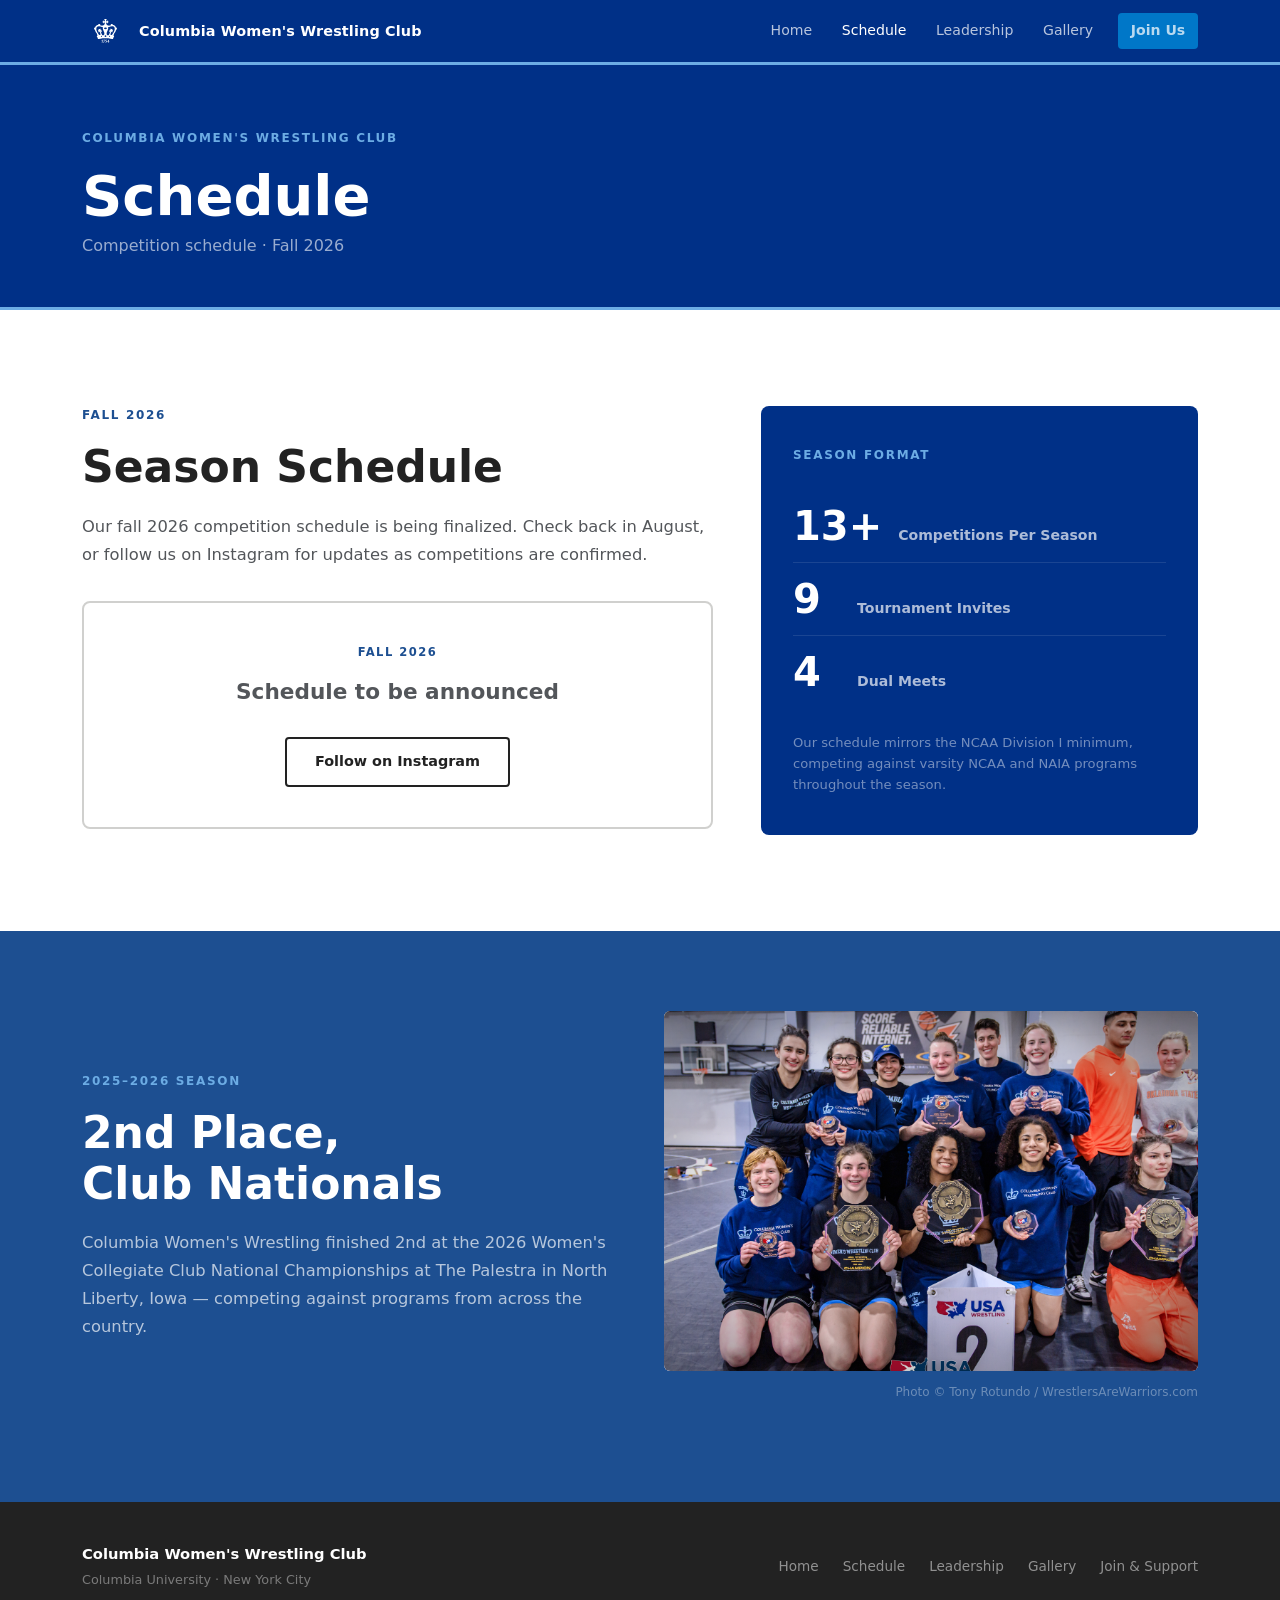
<file: schedule.html>
<!DOCTYPE html>
<html lang="en">
<head>
  <meta charset="UTF-8">
  <meta name="viewport" content="width=device-width, initial-scale=1.0">
  <title>Schedule — Columbia Women's Wrestling Club</title>
  <meta name="description" content="Competition schedule for Columbia Women's Wrestling Club. We compete on a Division I schedule — 13+ competitions per season.">
  <link href="https://cdn.jsdelivr.net/npm/bootstrap@5.3.3/dist/css/bootstrap.min.css" rel="stylesheet">
  <link rel="stylesheet" href="css/style.css">
</head>
<body>

  <!-- ─── NAV ─────────────────────────────────────────── -->
  <nav class="navbar navbar-expand-lg site-nav">
    <div class="container">
      <a class="navbar-brand" href="index.html">
        <img src="img/crown.svg" class="nav-crown" alt="Columbia crown">
        Columbia Women's Wrestling Club
      </a>
      <button class="navbar-toggler border-0" type="button"
              data-bs-toggle="collapse" data-bs-target="#siteNav"
              aria-controls="siteNav" aria-expanded="false" aria-label="Toggle navigation">
        <span class="navbar-toggler-icon"></span>
      </button>
      <div class="collapse navbar-collapse" id="siteNav">
        <ul class="navbar-nav ms-auto align-items-lg-center gap-lg-1">
          <li class="nav-item"><a class="nav-link" href="index.html">Home</a></li>
          <li class="nav-item"><a class="nav-link active" href="schedule.html">Schedule</a></li>
          <li class="nav-item"><a class="nav-link" href="leadership.html">Leadership</a></li>
          <li class="nav-item"><a class="nav-link" href="gallery.html">Gallery</a></li>
          <li class="nav-item ms-lg-2">
            <a class="nav-link nav-cta" href="join.html">Join Us</a>
          </li>
        </ul>
      </div>
    </div>
  </nav>

  <!-- ─── PAGE HEADER ──────────────────────────────────── -->
  <section class="page-header">
    <div class="container">
      <span class="eyebrow" style="color:var(--blue-light);">Columbia Women's Wrestling Club</span>
      <h1 class="page-header-title">Schedule</h1>
      <p class="page-header-sub">Competition schedule · Fall 2026</p>
    </div>
  </section>

  <!-- ─── FALL 2026 ─────────────────────────────────────── -->
  <section class="section section-light">
    <div class="container">

      <div class="row g-5 align-items-start">

        <div class="col-lg-7">
          <span class="eyebrow" style="color:var(--blue-primary);">Fall 2026</span>
          <h2 class="section-heading">Season Schedule</h2>
          <p class="section-lead">
            Our fall 2026 competition schedule is being finalized. Check back in August,
            or follow us on Instagram for updates as competitions are confirmed.
          </p>

          <div class="schedule-pending">
            <div class="schedule-pending-inner">
              <span class="schedule-pending-label">Fall 2026</span>
              <p class="schedule-pending-text">
                Schedule to be announced
              </p>
              <a href="https://www.instagram.com/columbiawomenswrestling"
                 class="btn-outline-dark" style="margin-top:0;"
                 target="_blank" rel="noopener">Follow on Instagram</a>
            </div>
          </div>
        </div>

        <div class="col-lg-5">
          <div class="schedule-format-card">
            <span class="eyebrow" style="color:var(--blue-light); margin-bottom:1.5rem; display:block;">Season Format</span>
            <div class="schedule-format-item">
              <span class="schedule-format-number">13+</span>
              <span class="schedule-format-label">Competitions Per Season</span>
            </div>
            <div class="schedule-format-item">
              <span class="schedule-format-number">9</span>
              <span class="schedule-format-label">Tournament Invites</span>
            </div>
            <div class="schedule-format-item">
              <span class="schedule-format-number">4</span>
              <span class="schedule-format-label">Dual Meets</span>
            </div>
            <p class="schedule-format-note">
              Our schedule mirrors the NCAA Division I minimum,
              competing against varsity NCAA and NAIA programs throughout the season.
            </p>
          </div>
        </div>

      </div>

    </div>
  </section>

  <!-- ─── PAST SEASON ───────────────────────────────────── -->
  <section class="history-timeline-section">
    <div class="container">
      <div class="row align-items-center g-5">

        <div class="col-lg-6">
          <span class="eyebrow">2025–2026 Season</span>
          <h2 class="section-heading on-dark">2nd Place,<br>Club Nationals</h2>
          <p class="section-lead on-dark">
            Columbia Women's Wrestling finished 2nd at the 2026 Women's Collegiate Club
            National Championships at The Palestra in North Liberty, Iowa — competing
            against programs from across the country.
          </p>
        </div>

        <div class="col-lg-6">
          <div class="photo-block photo-block--vignette" style="min-height:360px;">
            <img src="img/team.jpg"
                 alt="Columbia Women's Wrestling — 2nd Place, 2026 Women's Collegiate Club Nationals, The Palestra">
          </div>
          <p style="font-size:0.75rem; color:rgba(255,255,255,0.35); margin-top:0.75rem; text-align:right;">
            Photo © Tony Rotundo / WrestlersAreWarriors.com
          </p>
        </div>

      </div>
    </div>
  </section>

  <!-- ─── FOOTER ────────────────────────────────────────── -->
  <footer class="site-footer">
    <div class="container">
      <div class="row align-items-center">
        <div class="col-md-5">
          <span class="footer-brand">Columbia Women's Wrestling Club</span>
          <span class="footer-sub">Columbia University · New York City</span>
        </div>
        <div class="col-md-7">
          <ul class="footer-links">
            <li><a href="index.html">Home</a></li>
            <li><a href="schedule.html">Schedule</a></li>
            <li><a href="leadership.html">Leadership</a></li>
            <li><a href="gallery.html">Gallery</a></li>
            <li><a href="join.html">Join &amp; Support</a></li>
          </ul>
        </div>
      </div>
    </div>
  </footer>

  <script src="https://cdn.jsdelivr.net/npm/bootstrap@5.3.3/dist/js/bootstrap.bundle.min.js"></script>
</body>
</html>
</file>
<file: css/style.css>
/* Official Columbia University color palette */
:root {
  --blue-primary:  #1D4F91; /* Pantone 7686C */
  --blue-dark:     #003087; /* Pantone 287C  */
  --blue-mid:      #0077C8; /* Pantone 3005C */
  --blue-light:    #6CACE4; /* Pantone 284C  */
  --neutral-dark:  #222222; /* Neutral Black C  */
  --neutral-mid:   #53565A; /* Cool Gray 11C    */
  --neutral-light: #D0D0CE; /* Cool Gray 2C     */
  --neutral-bg:    #F0F0F0; /* Anti-flash White */
  --white:         #ffffff;
}

*, *::before, *::after { box-sizing: border-box; }

body {
  font-family: system-ui, -apple-system, 'Segoe UI', Helvetica, Arial, sans-serif;
  color: var(--neutral-dark);
  line-height: 1.65;
  margin: 0;
}

/* ─── NAV ─────────────────────────────────────────── */

.site-nav {
  background-color: var(--blue-dark);
  position: sticky;
  top: 0;
  z-index: 100;
  border-bottom: 3px solid var(--blue-light);
}

.site-nav .navbar-brand {
  display: flex;
  align-items: center;
  gap: 0.65rem;
  font-weight: 800;
  font-size: 0.9rem;
  line-height: 1.25;
  color: var(--white) !important;
  letter-spacing: 0.01em;
}

.nav-crown {
  height: 36px;
  width: auto;
  /* Recolor the SVG's light-blue fill to white */
  filter: brightness(0) invert(1);
  flex-shrink: 0;
}

.site-nav .nav-link {
  color: rgba(255,255,255,0.72) !important;
  font-size: 0.88rem;
  font-weight: 500;
  padding: 0.4rem 0.8rem !important;
  transition: color 0.15s;
}

.site-nav .nav-link:hover,
.site-nav .nav-link.active {
  color: var(--white) !important;
}

.nav-cta {
  background-color: var(--blue-mid) !important;
  color: var(--white) !important;
  border-radius: 4px;
  padding: 0.4rem 1.1rem !important;
  font-weight: 700 !important;
  transition: background-color 0.15s !important;
}

.nav-cta:hover {
  background-color: #005fa3 !important;
  color: var(--white) !important;
}

/* ─── HERO ─────────────────────────────────────────── */

.hero {
  min-height: 88vh;
  background-color: var(--blue-dark);
  background-image: url('../img/hero-team.jpg');
  background-size: cover;
  background-position: center 35%;
  position: relative;
  display: flex;
  align-items: center;
  padding: 5rem 0;
  overflow: hidden;
}

.hero::before {
  content: '';
  position: absolute;
  inset: 0;
  background: linear-gradient(
    to right,
    rgba(0, 48, 135, 0.93) 0%,
    rgba(0, 48, 135, 0.80) 40%,
    rgba(0, 48, 135, 0.68) 70%,
    rgba(0, 48, 135, 0.62) 100%
  );
  z-index: 1;
}

.hero-crown-bg {
  position: absolute;
  right: -3%;
  top: 50%;
  transform: translateY(-50%);
  width: 42%;
  max-width: 520px;
  opacity: 0.08;
  pointer-events: none;
  z-index: 2;
  filter: brightness(0) invert(1);
}

.hero .container {
  position: relative;
  z-index: 3;
}

.eyebrow {
  display: block;
  font-size: 0.75rem;
  font-weight: 700;
  letter-spacing: 0.14em;
  text-transform: uppercase;
  color: var(--blue-light);
  margin-bottom: 1rem;
}

.hero-title {
  font-size: clamp(3rem, 7.5vw, 5.5rem);
  font-weight: 900;
  line-height: 1.0;
  color: var(--white);
  margin-bottom: 1.5rem;
}

.hero-sub {
  font-size: 1.08rem;
  color: rgba(255,255,255,0.82);
  max-width: 510px;
  line-height: 1.72;
  margin-bottom: 2.25rem;
}

.btn-hero-primary {
  display: inline-block;
  background-color: var(--blue-mid);
  color: var(--white);
  padding: 0.9rem 2.25rem;
  font-weight: 700;
  font-size: 0.95rem;
  border-radius: 4px;
  text-decoration: none;
  border: 2px solid var(--blue-mid);
  transition: background-color 0.15s, border-color 0.15s;
}

.btn-hero-primary:hover {
  background-color: #005fa3;
  border-color: #005fa3;
  color: var(--white);
}

.btn-hero-ghost {
  display: inline-block;
  background-color: var(--blue-mid);
  color: var(--white);
  padding: 0.9rem 2.25rem;
  font-weight: 700;
  font-size: 0.95rem;
  border-radius: 4px;
  text-decoration: none;
  border: 2px solid var(--blue-mid);
  transition: background-color 0.15s, border-color 0.15s;
}

.btn-hero-ghost:hover {
  background-color: #005fa3;
  border-color: #005fa3;
  color: var(--white);
}

/* ─── STATS ─────────────────────────────────────────── */

.stats-section {
  background-color: var(--blue-primary);
  padding: 5.5rem 0;
  position: relative;
  overflow: hidden;
}

/* crown as centered background watermark */
.stats-crown {
  position: absolute;
  top: 50%;
  left: 50%;
  transform: translate(-50%, -50%);
  width: 55%;
  max-width: 600px;
  opacity: 0.07;
  pointer-events: none;
  filter: brightness(0) invert(1);
}

.stats-row {
  position: relative;
  z-index: 1;
}

.stat-block {
  display: flex;
  flex-direction: column;
  align-items: center;
  padding: 1.5rem 1.25rem;
  border-right: 1px solid rgba(255,255,255,0.12);
}

.stat-block:last-child {
  border-right: none;
}

.stat-number {
  font-size: clamp(3.5rem, 7vw, 5.5rem);
  font-weight: 900;
  color: var(--white);
  line-height: 1;
  display: block;
  letter-spacing: -0.02em;
}

.stat-rule {
  width: 36px;
  height: 3px;
  background-color: var(--blue-light);
  margin: 0.85rem auto 0.75rem;
  display: block;
}

.stat-label {
  font-size: 0.72rem;
  font-weight: 700;
  color: var(--blue-light);
  text-transform: uppercase;
  letter-spacing: 0.1em;
  display: block;
  margin-bottom: 0.5rem;
}

.stat-detail {
  font-size: 0.82rem;
  color: rgba(255,255,255,0.55);
  line-height: 1.5;
  text-align: center;
  max-width: 160px;
}

/* ─── SECTIONS ─────────────────────────────────────── */

.section {
  padding: 6rem 0;
}

.section-light  { background-color: var(--white); }
.section-tint   { background-color: var(--neutral-bg); }
.section-dark   { background-color: var(--neutral-dark); }
.section-navy   { background-color: var(--blue-dark); }

.section-heading {
  font-size: clamp(1.9rem, 4vw, 2.75rem);
  font-weight: 800;
  line-height: 1.15;
  margin-bottom: 1.25rem;
}

.section-heading.on-dark { color: var(--white); }

.section-lead {
  font-size: 1.02rem;
  color: var(--neutral-mid);
  line-height: 1.72;
}

.section-lead.on-dark { color: rgba(255,255,255,0.68); }

/* ─── BUTTONS ───────────────────────────────────────── */

.btn-outline-dark {
  display: inline-block;
  border: 2px solid var(--neutral-dark);
  color: var(--neutral-dark);
  padding: 0.7rem 1.75rem;
  font-weight: 700;
  font-size: 0.9rem;
  border-radius: 4px;
  text-decoration: none;
  transition: background-color 0.15s, color 0.15s;
  margin-top: 1.25rem;
}

.btn-outline-dark:hover {
  background-color: var(--neutral-dark);
  color: var(--white);
}

.btn-white {
  display: inline-block;
  background-color: var(--white);
  color: var(--blue-dark);
  padding: 0.85rem 2.25rem;
  font-weight: 700;
  font-size: 0.95rem;
  border-radius: 4px;
  text-decoration: none;
  border: 2px solid var(--white);
  transition: background-color 0.15s, color 0.15s;
}

.btn-white:hover {
  background-color: transparent;
  color: var(--white);
}

/* ─── PHOTO BLOCK ──────────────────────────────────── */

.photo-block {
  border-radius: 6px;
  overflow: hidden;
  background-color: var(--neutral-bg);
  min-height: 420px;
  display: flex;
  align-items: center;
  justify-content: center;
  position: relative;
}

.photo-block img {
  width: 100%;
  height: 100%;
  object-fit: cover;
  display: block;
  position: absolute;
  inset: 0;
}

.photo-placeholder-text {
  color: var(--neutral-mid);
  font-size: 0.88rem;
  text-align: center;
  padding: 2rem;
}

/* ─── ATHLETE CARDS ─────────────────────────────────── */

.athlete-card {
  border-top: 3px solid var(--blue-light);
  background-color: rgba(255,255,255,0.04);
  border-radius: 0 0 6px 6px;
  padding: 1.75rem 1.5rem;
  height: 100%;
}

.athlete-class {
  font-size: 0.72rem;
  font-weight: 700;
  letter-spacing: 0.1em;
  text-transform: uppercase;
  color: var(--blue-light);
  display: block;
  margin-bottom: 0.6rem;
}

.athlete-name {
  font-size: 1.2rem;
  font-weight: 800;
  color: var(--white);
  margin-bottom: 0.85rem;
}

.athlete-desc {
  font-size: 0.92rem;
  color: rgba(255,255,255,0.68);
  line-height: 1.65;
  margin: 0;
}

/* ─── ATHLETE PHOTO CARDS ──────────────────────────── */

.athlete-card-with-photo {
  border-radius: 6px;
  overflow: hidden;
  height: 100%;
  display: flex;
  flex-direction: column;
  background-color: rgba(255,255,255,0.04);
  cursor: pointer;
  transition: box-shadow 0.22s, transform 0.22s;
}

.athlete-card-with-photo:hover {
  box-shadow: 0 0 0 2px var(--blue-light), 0 10px 30px rgba(108, 172, 228, 0.25);
  transform: translateY(-3px);
}

.athlete-card-with-photo:hover .athlete-card-body {
  border-top-color: var(--blue-mid);
}

.athlete-photo {
  width: 100%;
  height: 280px;
  object-fit: cover;
  object-position: center 15%;
  display: block;
}

.athlete-card-body {
  border-top: 3px solid var(--blue-light);
  padding: 1.5rem;
  flex: 1;
  transition: border-top-color 0.22s;
}

/* ─── COMBINED SECTION ELEMENTS ─────────────────────── */

.section-divider {
  border: 0;
  border-top: 1px solid var(--neutral-light);
  margin: 0;
}

.section-subheading {
  font-size: clamp(1.35rem, 2.5vw, 1.8rem);
  font-weight: 800;
  line-height: 1.2;
  margin-bottom: 1rem;
}

.coach-photo-block {
  margin-top: 1.75rem;
  border-radius: 6px;
  overflow: hidden;
  background-color: var(--neutral-bg);
  min-height: 260px;
  display: flex;
  align-items: center;
  justify-content: center;
  position: relative;
}

.coach-photo-block img {
  width: 100%;
  height: 100%;
  object-fit: cover;
  object-position: center 15%;
  display: block;
  position: absolute;
  inset: 0;
}

/* ─── PHOTO VIGNETTE ─────────────────────────────────── */

.photo-block--vignette {
  position: relative;
}

.photo-block--vignette::after {
  content: '';
  position: absolute;
  inset: 0;
  background: radial-gradient(ellipse at 50% 50%, transparent 48%, rgba(0,0,0,0.45) 100%);
  pointer-events: none;
  z-index: 1;
  border-radius: 6px;
}

/* ─── HISTORY TIMELINE SECTION ───────────────────────── */

.history-timeline-section {
  background-color: var(--blue-primary);
  padding: 5rem 0;
  position: relative;
  overflow: hidden;
}

.timeline-row {
  position: relative;
}

.timeline-row::before {
  content: '';
  position: absolute;
  top: 1.6rem;
  left: 16.67%;
  right: 16.67%;
  height: 2px;
  background-color: rgba(255,255,255,0.15);
  z-index: 0;
}

.timeline-milestone {
  text-align: center;
  position: relative;
  z-index: 1;
  padding: 0 1rem;
}

.timeline-year {
  display: inline-block;
  background-color: var(--blue-light);
  color: var(--blue-dark);
  font-size: 0.88rem;
  font-weight: 900;
  letter-spacing: 0.04em;
  padding: 0.4rem 1.25rem;
  border-radius: 2rem;
  margin-bottom: 1.25rem;
}

.timeline-milestone p {
  font-size: 0.9rem;
  color: rgba(255,255,255,0.78);
  line-height: 1.68;
  margin: 0;
}

/* ─── PROGRAM PILLARS ───────────────────────────────── */

.pillar {
  padding: 1.75rem 1.5rem;
  border-left: 3px solid var(--blue-primary);
  background-color: var(--white);
  border-radius: 0 6px 6px 0;
  height: 100%;
  box-shadow: 0 1px 4px rgba(0,0,0,0.06);
}

.pillar-title {
  font-size: 0.95rem;
  font-weight: 800;
  margin-bottom: 0.5rem;
  color: var(--blue-dark);
}

.pillar-text {
  font-size: 0.88rem;
  color: var(--neutral-mid);
  line-height: 1.65;
  margin: 0;
}

/* ─── SPLIT CTA ─────────────────────────────────────── */

.cta-recruit {
  background-color: var(--blue-mid);
  padding: 5.5rem 3rem;
  display: flex;
  align-items: center;
  justify-content: center;
  min-height: 440px;
  position: relative;
  overflow: hidden;
}

.cta-donate {
  background-color: var(--blue-dark);
  padding: 5.5rem 3rem;
  display: flex;
  align-items: center;
  justify-content: center;
  min-height: 440px;
  position: relative;
  overflow: hidden;
}

/* subtle crown watermark in each CTA panel */
.cta-crown {
  position: absolute;
  bottom: -10%;
  right: -5%;
  width: 55%;
  max-width: 320px;
  opacity: 0.07;
  pointer-events: none;
  filter: brightness(0) invert(1);
}

.cta-inner {
  max-width: 400px;
  text-align: center;
  position: relative;
  z-index: 1;
}

.cta-tag {
  font-size: 0.72rem;
  font-weight: 700;
  letter-spacing: 0.13em;
  text-transform: uppercase;
  color: rgba(255,255,255,0.58);
  display: block;
  margin-bottom: 0.85rem;
}

.cta-title {
  font-size: clamp(1.6rem, 3vw, 2.1rem);
  font-weight: 800;
  line-height: 1.15;
  color: var(--white);
  margin-bottom: 1rem;
}

.cta-inner p {
  font-size: 0.95rem;
  color: rgba(255,255,255,0.78);
  line-height: 1.68;
  margin-bottom: 1.75rem;
}

/* ─── FOOTER ─────────────────────────────────────────── */

.site-footer {
  background-color: var(--neutral-dark);
  border-top: 3px solid var(--blue-primary);
  padding: 2.5rem 0;
}

.footer-brand {
  font-weight: 800;
  font-size: 0.92rem;
  color: var(--white);
  display: block;
}

.footer-sub {
  font-size: 0.8rem;
  color: rgba(255,255,255,0.4);
  margin-top: 0.2rem;
  display: block;
}

.footer-links {
  display: flex;
  flex-wrap: wrap;
  gap: 1.5rem;
  list-style: none;
  margin: 0;
  padding: 0;
  justify-content: flex-end;
}

.footer-links a {
  color: rgba(255,255,255,0.5);
  text-decoration: none;
  font-size: 0.85rem;
  transition: color 0.15s;
}

.footer-links a:hover {
  color: var(--blue-light);
}

/* ─── RESPONSIVE ─────────────────────────────────────── */

@media (max-width: 991px) {
  .cta-recruit,
  .cta-donate {
    padding: 4rem 2rem;
    min-height: 0;
  }
}

@media (max-width: 767px) {
  .timeline-row::before {
    display: none;
  }

  .timeline-milestone {
    text-align: left;
    padding: 0 0 0 1.25rem;
    border-left: 3px solid rgba(255,255,255,0.25);
    margin-bottom: 2rem;
  }

  .timeline-milestone:last-child {
    margin-bottom: 0;
  }

  .hero {
    min-height: 80vh;
    padding: 4rem 0;
  }

  .hero-crown-bg {
    width: 80%;
    opacity: 0.06;
    right: -10%;
  }

  .stats-section {
    padding: 4rem 0;
  }

  .stat-block {
    border-right: none;
    border-bottom: 1px solid rgba(255,255,255,0.1);
    padding: 2rem 1rem;
  }

  .stat-block:last-child {
    border-bottom: none;
  }

  .section {
    padding: 4rem 0;
  }

  .footer-links {
    justify-content: flex-start;
    margin-top: 1.25rem;
  }
}

/* ─── LEADERSHIP PAGE ────────────────────────────────── */

.page-header {
  background-color: var(--blue-dark);
  padding: 4rem 0 3rem;
  border-bottom: 3px solid var(--blue-light);
}

.page-header-title {
  font-size: clamp(2.2rem, 5vw, 3.5rem);
  font-weight: 900;
  color: var(--white);
  margin-bottom: 0.4rem;
  line-height: 1.1;
}

.page-header-sub {
  font-size: 1rem;
  color: rgba(255,255,255,0.60);
  margin: 0;
}

.staff-card {
  border-radius: 6px;
  overflow: hidden;
  box-shadow: 0 2px 12px rgba(0,0,0,0.07);
  border-top: 3px solid var(--blue-primary);
  background: var(--white);
  height: 100%;
  display: flex;
  flex-direction: column;
}

.staff-photo-wrap {
  width: 100%;
  height: 260px;
  overflow: hidden;
  background: var(--neutral-bg);
  flex-shrink: 0;
}

.staff-photo-wrap img {
  width: 100%;
  height: 100%;
  object-fit: cover;
  object-position: center top;
  display: block;
}

.staff-info {
  padding: 1.75rem;
  flex: 1;
}

.staff-name {
  font-size: 1.35rem;
  font-weight: 800;
  color: var(--neutral-dark);
  margin-bottom: 0.2rem;
}

.staff-title {
  font-size: 0.75rem;
  font-weight: 700;
  letter-spacing: 0.1em;
  text-transform: uppercase;
  color: var(--blue-primary);
  display: block;
  margin-bottom: 1rem;
}

.staff-bio {
  font-size: 0.92rem;
  color: var(--neutral-mid);
  line-height: 1.68;
  margin-bottom: 0.75rem;
}

.staff-email {
  font-size: 0.85rem;
  color: var(--blue-mid);
  text-decoration: none;
  margin-top: 0.25rem;
  display: inline-block;
}

.staff-email:hover {
  text-decoration: underline;
  color: var(--blue-primary);
}

.captain-card {
  padding: 1.5rem 1.75rem;
  background: var(--white);
  border-radius: 6px;
  border-top: 3px solid var(--blue-light);
  box-shadow: 0 1px 6px rgba(0,0,0,0.05);
}

.captain-name {
  font-size: 1.1rem;
  font-weight: 800;
  color: var(--neutral-dark);
  margin-bottom: 0.2rem;
}

.captain-role {
  font-size: 0.75rem;
  font-weight: 700;
  letter-spacing: 0.1em;
  text-transform: uppercase;
  color: var(--blue-primary);
}

.board-list {
  border-top: 1px solid var(--neutral-light);
}

.board-item {
  display: flex;
  gap: 1.5rem;
  align-items: baseline;
  padding: 0.9rem 0;
  border-bottom: 1px solid var(--neutral-light);
}

.board-role {
  font-size: 0.72rem;
  font-weight: 700;
  letter-spacing: 0.1em;
  text-transform: uppercase;
  color: var(--blue-primary);
  min-width: 130px;
  flex-shrink: 0;
}

.board-name {
  font-size: 0.97rem;
  font-weight: 600;
  color: var(--neutral-dark);
}

@media (max-width: 575px) {
  .board-item {
    flex-direction: column;
    gap: 0.2rem;
  }
  .board-role {
    min-width: 0;
  }
}

/* ─── SCHEDULE PAGE ──────────────────────────────────── */

.schedule-pending {
  margin-top: 2rem;
  border: 2px solid var(--neutral-light);
  border-radius: 8px;
  padding: 2.5rem;
  text-align: center;
}

.schedule-pending-label {
  font-size: 0.72rem;
  font-weight: 700;
  letter-spacing: 0.13em;
  text-transform: uppercase;
  color: var(--blue-primary);
  display: block;
  margin-bottom: 0.75rem;
}

.schedule-pending-text {
  font-size: 1.35rem;
  font-weight: 700;
  color: var(--neutral-mid);
  margin-bottom: 1.75rem;
}

.schedule-format-card {
  background-color: var(--blue-dark);
  border-radius: 8px;
  padding: 2.5rem 2rem;
  height: 100%;
}

.schedule-format-item {
  display: flex;
  align-items: baseline;
  gap: 1rem;
  padding: 1rem 0;
  border-bottom: 1px solid rgba(255,255,255,0.1);
}

.schedule-format-item:last-of-type {
  border-bottom: none;
}

.schedule-format-number {
  font-size: 2.5rem;
  font-weight: 900;
  color: var(--white);
  line-height: 1;
  min-width: 3rem;
}

.schedule-format-label {
  font-size: 0.88rem;
  font-weight: 600;
  color: rgba(255,255,255,0.68);
  line-height: 1.4;
}

.schedule-format-note {
  font-size: 0.82rem;
  color: rgba(255,255,255,0.45);
  line-height: 1.6;
  margin: 1.5rem 0 0;
}

/* ─── GALLERY PAGE ───────────────────────────────────── */

.gallery-featured-wrap {
  position: relative;
  height: 420px;
  overflow: hidden;
  background: var(--neutral-dark);
}

.gallery-featured-img {
  width: 100%;
  height: 100%;
  object-fit: cover;
  object-position: right center;
  display: block;
}

.gallery-featured-caption {
  position: absolute;
  bottom: 0;
  left: 0;
  right: 0;
  padding: 1.25rem 1.5rem;
  background: linear-gradient(transparent, rgba(0,0,0,0.6));
  color: rgba(255,255,255,0.82);
  font-size: 0.9rem;
  font-weight: 600;
}

.gallery-item {
  border-radius: 6px;
  overflow: hidden;
  position: relative;
  background: var(--neutral-bg);
  cursor: pointer;
}

.gallery-item img {
  width: 100%;
  height: 100%;
  object-fit: cover;
  display: block;
  transition: transform 0.3s ease;
}

.gallery-item--tall {
  height: 360px;
}

.gallery-item:not(.gallery-item--tall) {
  height: 280px;
}

.gallery-item:hover img {
  transform: scale(1.03);
}

.gallery-caption {
  position: absolute;
  bottom: 0;
  left: 0;
  right: 0;
  padding: 0.75rem 1rem;
  background: linear-gradient(transparent, rgba(0,0,0,0.68));
  color: rgba(255,255,255,0.92);
  font-size: 0.82rem;
  font-weight: 600;
  line-height: 1.4;
  display: flex;
  flex-direction: column;
  gap: 0.15rem;
}

.gallery-credit {
  font-weight: 400;
  font-size: 0.72rem;
  color: rgba(255,255,255,0.55);
}

/* ─── JOIN / RECRUIT PAGE ────────────────────────────── */

.recruit-stat-row {
  display: flex;
  gap: 2.5rem;
  margin-top: 2rem;
}

.recruit-stat-number {
  display: block;
  font-size: 2.5rem;
  font-weight: 900;
  color: var(--blue-primary);
  line-height: 1;
}

.recruit-stat-label {
  display: block;
  font-size: 0.78rem;
  font-weight: 600;
  color: var(--neutral-mid);
  margin-top: 0.3rem;
  text-transform: uppercase;
  letter-spacing: 0.06em;
}

.recruit-form {
  background: var(--neutral-bg);
  border-radius: 8px;
  padding: 2.5rem;
  border-top: 3px solid var(--blue-primary);
}

.recruit-form .form-label {
  font-weight: 600;
  font-size: 0.85rem;
  color: var(--neutral-dark);
  margin-bottom: 0.35rem;
}

.recruit-form .required {
  color: var(--blue-mid);
}

.recruit-form .form-control,
.recruit-form .form-select {
  border-color: var(--neutral-light);
  font-size: 0.92rem;
  padding: 0.55rem 0.85rem;
}

.recruit-form .form-control:focus,
.recruit-form .form-select:focus {
  border-color: var(--blue-mid);
  box-shadow: 0 0 0 3px rgba(0, 119, 200, 0.12);
}

.donate-steps {
  display: flex;
  flex-direction: column;
  gap: 1.25rem;
  max-width: 480px;
  margin: 0 auto 2.5rem;
  text-align: left;
}

.donate-step {
  display: flex;
  align-items: flex-start;
  gap: 1rem;
}

.donate-step-num {
  display: flex;
  align-items: center;
  justify-content: center;
  width: 2rem;
  height: 2rem;
  border-radius: 50%;
  background-color: var(--blue-mid);
  color: var(--white);
  font-size: 0.85rem;
  font-weight: 800;
  flex-shrink: 0;
  margin-top: 0.1rem;
}

.donate-step p {
  font-size: 0.95rem;
  color: rgba(255,255,255,0.78);
  line-height: 1.55;
  margin: 0;
}

@media (max-width: 767px) {
  .gallery-featured-wrap {
    height: 260px;
  }

  .gallery-item--tall {
    height: 260px;
  }

  .gallery-item:not(.gallery-item--tall) {
    height: 220px;
  }

  .recruit-stat-row {
    gap: 1.5rem;
  }

  .recruit-form {
    padding: 1.5rem;
  }

  .donate-steps {
    text-align: left;
  }
}
</file>
